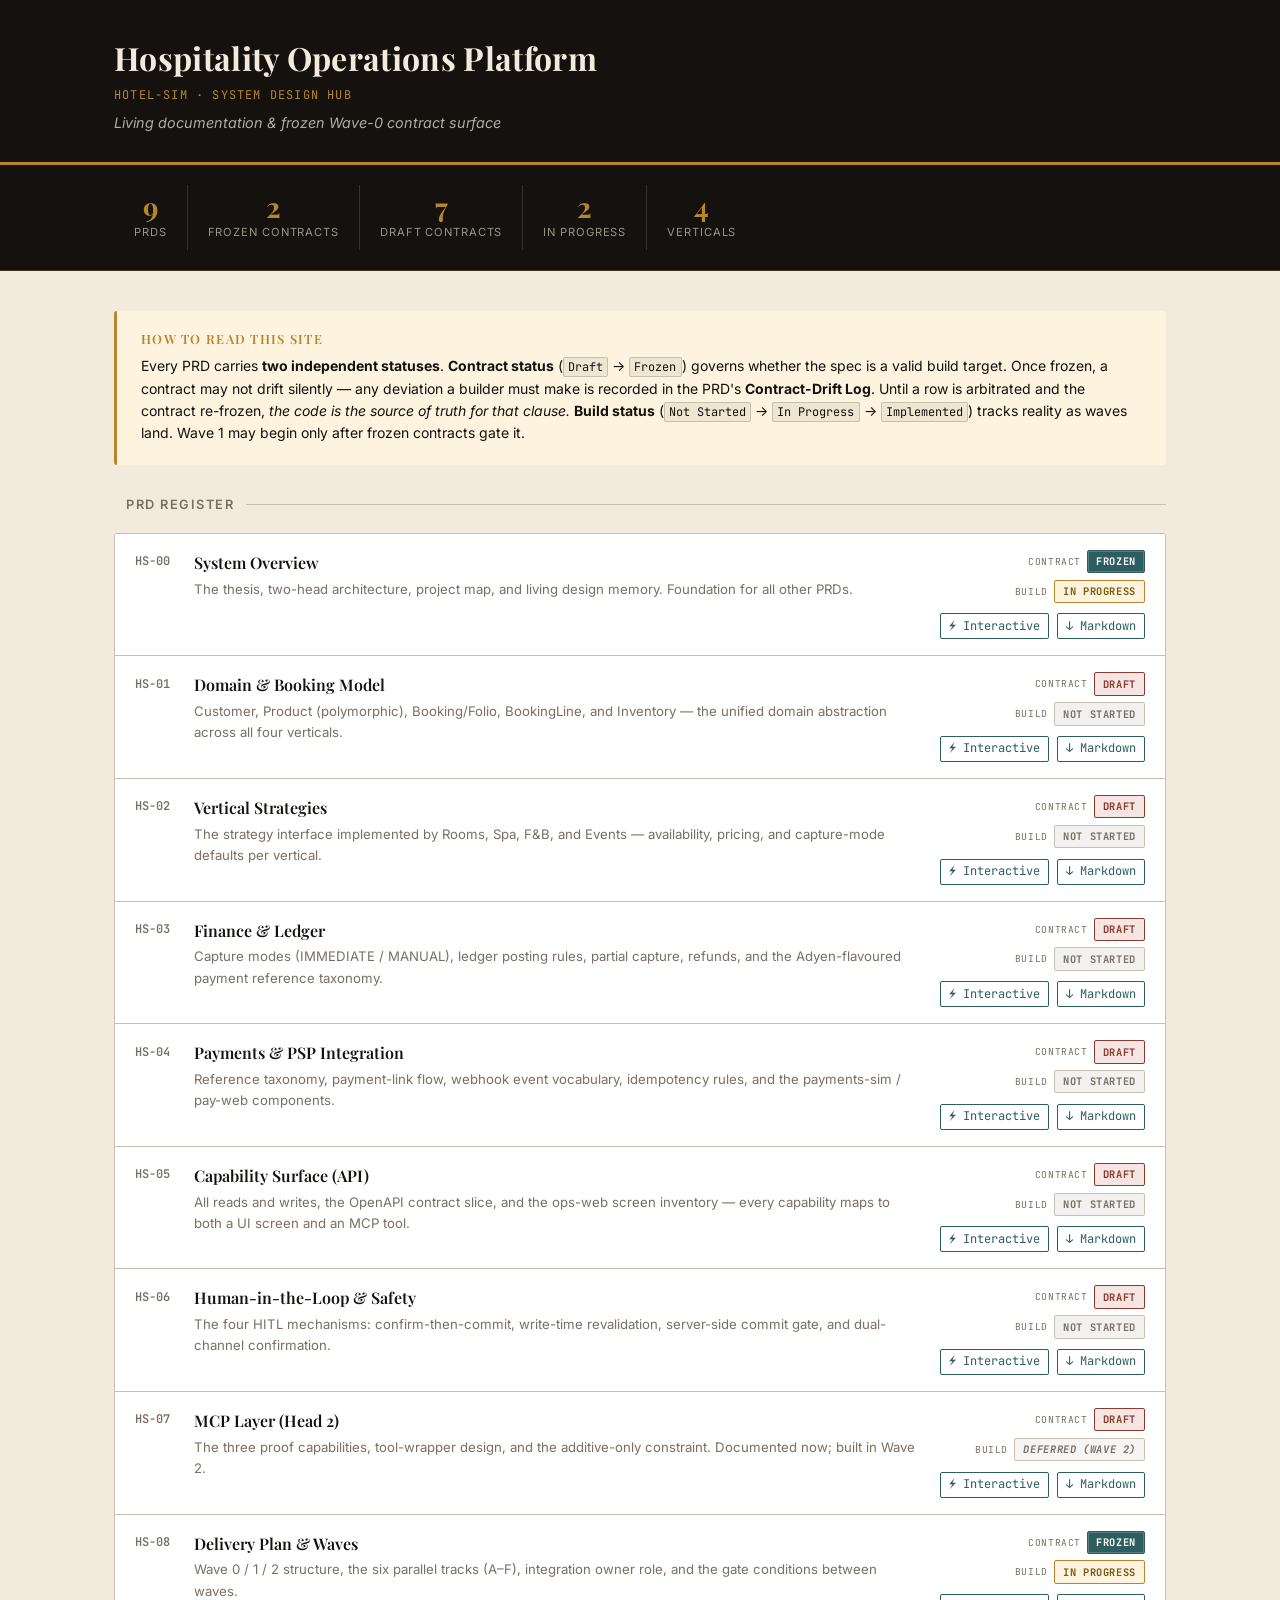
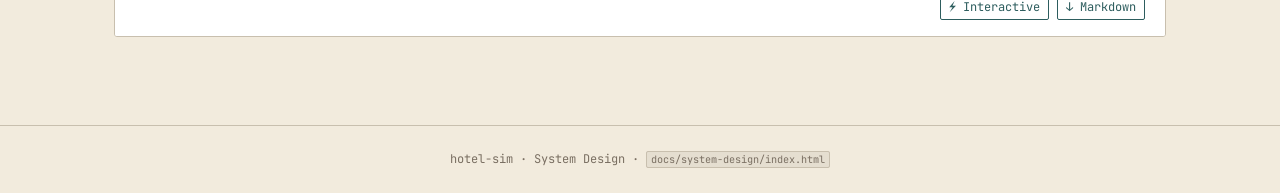
<file: docs/system-design/index.html>
<!DOCTYPE html>
<html lang="en">
<head>
  <meta charset="UTF-8">
  <meta name="viewport" content="width=device-width, initial-scale=1.0">
  <title>Hospitality Ops Platform — System Design Hub</title>
  <link rel="preconnect" href="https://fonts.googleapis.com">
  <link rel="preconnect" href="https://fonts.gstatic.com" crossorigin>
  <link href="https://fonts.googleapis.com/css2?family=Playfair+Display:wght@600;700&family=Inter:wght@400;500;600&family=JetBrains+Mono:wght@400;600;700&display=swap" rel="stylesheet">
  <link rel="stylesheet" href="assets/styles.css">
</head>
<body>

<header class="site-header">
  <div class="container">
    <div class="wordmark">Hospitality Operations Platform</div>
    <div class="property-code">hotel-sim · System Design Hub</div>
    <div class="tagline">Living documentation & frozen Wave-0 contract surface</div>
  </div>
</header>

<div class="stat-strip">
  <div class="container" style="display:flex;flex-wrap:wrap;gap:0;width:100%;">
    <div class="stat-item">
      <div class="stat-number">9</div>
      <div class="stat-label">PRDs</div>
    </div>
    <div class="stat-item">
      <div class="stat-number">2</div>
      <div class="stat-label">Frozen Contracts</div>
    </div>
    <div class="stat-item">
      <div class="stat-number">7</div>
      <div class="stat-label">Draft Contracts</div>
    </div>
    <div class="stat-item">
      <div class="stat-number">2</div>
      <div class="stat-label">In Progress</div>
    </div>
    <div class="stat-item">
      <div class="stat-number">4</div>
      <div class="stat-label">Verticals</div>
    </div>
  </div>
</div>

<main class="main-content">

  <div class="how-to-read">
    <h3>How to read this site</h3>
    <p>
      Every PRD carries <strong>two independent statuses</strong>.
      <strong>Contract status</strong> (<code>Draft</code> → <code>Frozen</code>) governs whether the spec is a valid build target.
      Once frozen, a contract may not drift silently — any deviation a builder must make is recorded in the PRD's <strong>Contract-Drift Log</strong>.
      Until a row is arbitrated and the contract re-frozen, <em>the code is the source of truth for that clause.</em>
      <strong>Build status</strong> (<code>Not Started</code> → <code>In Progress</code> → <code>Implemented</code>) tracks reality as waves land.
      Wave 1 may begin only after frozen contracts gate it.
    </p>
  </div>

  <div class="section-rule"><h2>PRD Register</h2></div>

  <div class="prd-register">

    <!-- HS-00 -->
    <div class="folio-row">
      <div class="folio-id">HS-00</div>
      <div class="folio-body">
        <div class="folio-title">System Overview</div>
        <p class="folio-summary">The thesis, two-head architecture, project map, and living design memory. Foundation for all other PRDs.</p>
      </div>
      <div class="folio-meta">
        <div class="stamp-row">
          <span class="badge-label">Contract</span>
          <span class="badge badge-frozen">Frozen</span>
        </div>
        <div class="stamp-row">
          <span class="badge-label">Build</span>
          <span class="badge badge-in-progress">In Progress</span>
        </div>
        <div class="folio-links">
          <a href="prd-interactive/00-system-overview.html">⚡ Interactive</a>
          <a href="prd/00-system-overview.md">↓ Markdown</a>
        </div>
      </div>
    </div>

    <!-- HS-01 -->
    <div class="folio-row">
      <div class="folio-id">HS-01</div>
      <div class="folio-body">
        <div class="folio-title">Domain &amp; Booking Model</div>
        <p class="folio-summary">Customer, Product (polymorphic), Booking/Folio, BookingLine, and Inventory — the unified domain abstraction across all four verticals.</p>
      </div>
      <div class="folio-meta">
        <div class="stamp-row">
          <span class="badge-label">Contract</span>
          <span class="badge badge-draft">Draft</span>
        </div>
        <div class="stamp-row">
          <span class="badge-label">Build</span>
          <span class="badge badge-not-started">Not Started</span>
        </div>
        <div class="folio-links">
          <a href="prd-interactive/01-domain-booking-model.html">⚡ Interactive</a>
          <a href="prd/01-domain-booking-model.md">↓ Markdown</a>
        </div>
      </div>
    </div>

    <!-- HS-02 -->
    <div class="folio-row">
      <div class="folio-id">HS-02</div>
      <div class="folio-body">
        <div class="folio-title">Vertical Strategies</div>
        <p class="folio-summary">The strategy interface implemented by Rooms, Spa, F&amp;B, and Events — availability, pricing, and capture-mode defaults per vertical.</p>
      </div>
      <div class="folio-meta">
        <div class="stamp-row">
          <span class="badge-label">Contract</span>
          <span class="badge badge-draft">Draft</span>
        </div>
        <div class="stamp-row">
          <span class="badge-label">Build</span>
          <span class="badge badge-not-started">Not Started</span>
        </div>
        <div class="folio-links">
          <a href="prd-interactive/02-vertical-strategies.html">⚡ Interactive</a>
          <a href="prd/02-vertical-strategies.md">↓ Markdown</a>
        </div>
      </div>
    </div>

    <!-- HS-03 -->
    <div class="folio-row">
      <div class="folio-id">HS-03</div>
      <div class="folio-body">
        <div class="folio-title">Finance &amp; Ledger</div>
        <p class="folio-summary">Capture modes (IMMEDIATE / MANUAL), ledger posting rules, partial capture, refunds, and the Adyen-flavoured payment reference taxonomy.</p>
      </div>
      <div class="folio-meta">
        <div class="stamp-row">
          <span class="badge-label">Contract</span>
          <span class="badge badge-draft">Draft</span>
        </div>
        <div class="stamp-row">
          <span class="badge-label">Build</span>
          <span class="badge badge-not-started">Not Started</span>
        </div>
        <div class="folio-links">
          <a href="prd-interactive/03-finance-ledger.html">⚡ Interactive</a>
          <a href="prd/03-finance-ledger.md">↓ Markdown</a>
        </div>
      </div>
    </div>

    <!-- HS-04 -->
    <div class="folio-row">
      <div class="folio-id">HS-04</div>
      <div class="folio-body">
        <div class="folio-title">Payments &amp; PSP Integration</div>
        <p class="folio-summary">Reference taxonomy, payment-link flow, webhook event vocabulary, idempotency rules, and the payments-sim / pay-web components.</p>
      </div>
      <div class="folio-meta">
        <div class="stamp-row">
          <span class="badge-label">Contract</span>
          <span class="badge badge-draft">Draft</span>
        </div>
        <div class="stamp-row">
          <span class="badge-label">Build</span>
          <span class="badge badge-not-started">Not Started</span>
        </div>
        <div class="folio-links">
          <a href="prd-interactive/04-payments-psp.html">⚡ Interactive</a>
          <a href="prd/04-payments-psp.md">↓ Markdown</a>
        </div>
      </div>
    </div>

    <!-- HS-05 -->
    <div class="folio-row">
      <div class="folio-id">HS-05</div>
      <div class="folio-body">
        <div class="folio-title">Capability Surface (API)</div>
        <p class="folio-summary">All reads and writes, the OpenAPI contract slice, and the ops-web screen inventory — every capability maps to both a UI screen and an MCP tool.</p>
      </div>
      <div class="folio-meta">
        <div class="stamp-row">
          <span class="badge-label">Contract</span>
          <span class="badge badge-draft">Draft</span>
        </div>
        <div class="stamp-row">
          <span class="badge-label">Build</span>
          <span class="badge badge-not-started">Not Started</span>
        </div>
        <div class="folio-links">
          <a href="prd-interactive/05-capability-surface.html">⚡ Interactive</a>
          <a href="prd/05-capability-surface.md">↓ Markdown</a>
        </div>
      </div>
    </div>

    <!-- HS-06 -->
    <div class="folio-row">
      <div class="folio-id">HS-06</div>
      <div class="folio-body">
        <div class="folio-title">Human-in-the-Loop &amp; Safety</div>
        <p class="folio-summary">The four HITL mechanisms: confirm-then-commit, write-time revalidation, server-side commit gate, and dual-channel confirmation.</p>
      </div>
      <div class="folio-meta">
        <div class="stamp-row">
          <span class="badge-label">Contract</span>
          <span class="badge badge-draft">Draft</span>
        </div>
        <div class="stamp-row">
          <span class="badge-label">Build</span>
          <span class="badge badge-not-started">Not Started</span>
        </div>
        <div class="folio-links">
          <a href="prd-interactive/06-human-in-the-loop.html">⚡ Interactive</a>
          <a href="prd/06-human-in-the-loop.md">↓ Markdown</a>
        </div>
      </div>
    </div>

    <!-- HS-07 -->
    <div class="folio-row">
      <div class="folio-id">HS-07</div>
      <div class="folio-body">
        <div class="folio-title">MCP Layer (Head 2)</div>
        <p class="folio-summary">The three proof capabilities, tool-wrapper design, and the additive-only constraint. Documented now; built in Wave 2.</p>
      </div>
      <div class="folio-meta">
        <div class="stamp-row">
          <span class="badge-label">Contract</span>
          <span class="badge badge-draft">Draft</span>
        </div>
        <div class="stamp-row">
          <span class="badge-label">Build</span>
          <span class="badge badge-deferred">Deferred (Wave 2)</span>
        </div>
        <div class="folio-links">
          <a href="prd-interactive/07-mcp-layer.html">⚡ Interactive</a>
          <a href="prd/07-mcp-layer.md">↓ Markdown</a>
        </div>
      </div>
    </div>

    <!-- HS-08 -->
    <div class="folio-row">
      <div class="folio-id">HS-08</div>
      <div class="folio-body">
        <div class="folio-title">Delivery Plan &amp; Waves</div>
        <p class="folio-summary">Wave 0 / 1 / 2 structure, the six parallel tracks (A–F), integration owner role, and the gate conditions between waves.</p>
      </div>
      <div class="folio-meta">
        <div class="stamp-row">
          <span class="badge-label">Contract</span>
          <span class="badge badge-frozen">Frozen</span>
        </div>
        <div class="stamp-row">
          <span class="badge-label">Build</span>
          <span class="badge badge-in-progress">In Progress</span>
        </div>
        <div class="folio-links">
          <a href="prd-interactive/08-delivery-plan.html">⚡ Interactive</a>
          <a href="prd/08-delivery-plan.md">↓ Markdown</a>
        </div>
      </div>
    </div>

  </div><!-- /prd-register -->

</main>

<footer class="site-footer">
  hotel-sim · System Design · <span class="ref">docs/system-design/index.html</span>
</footer>

</body>
</html>
</file>
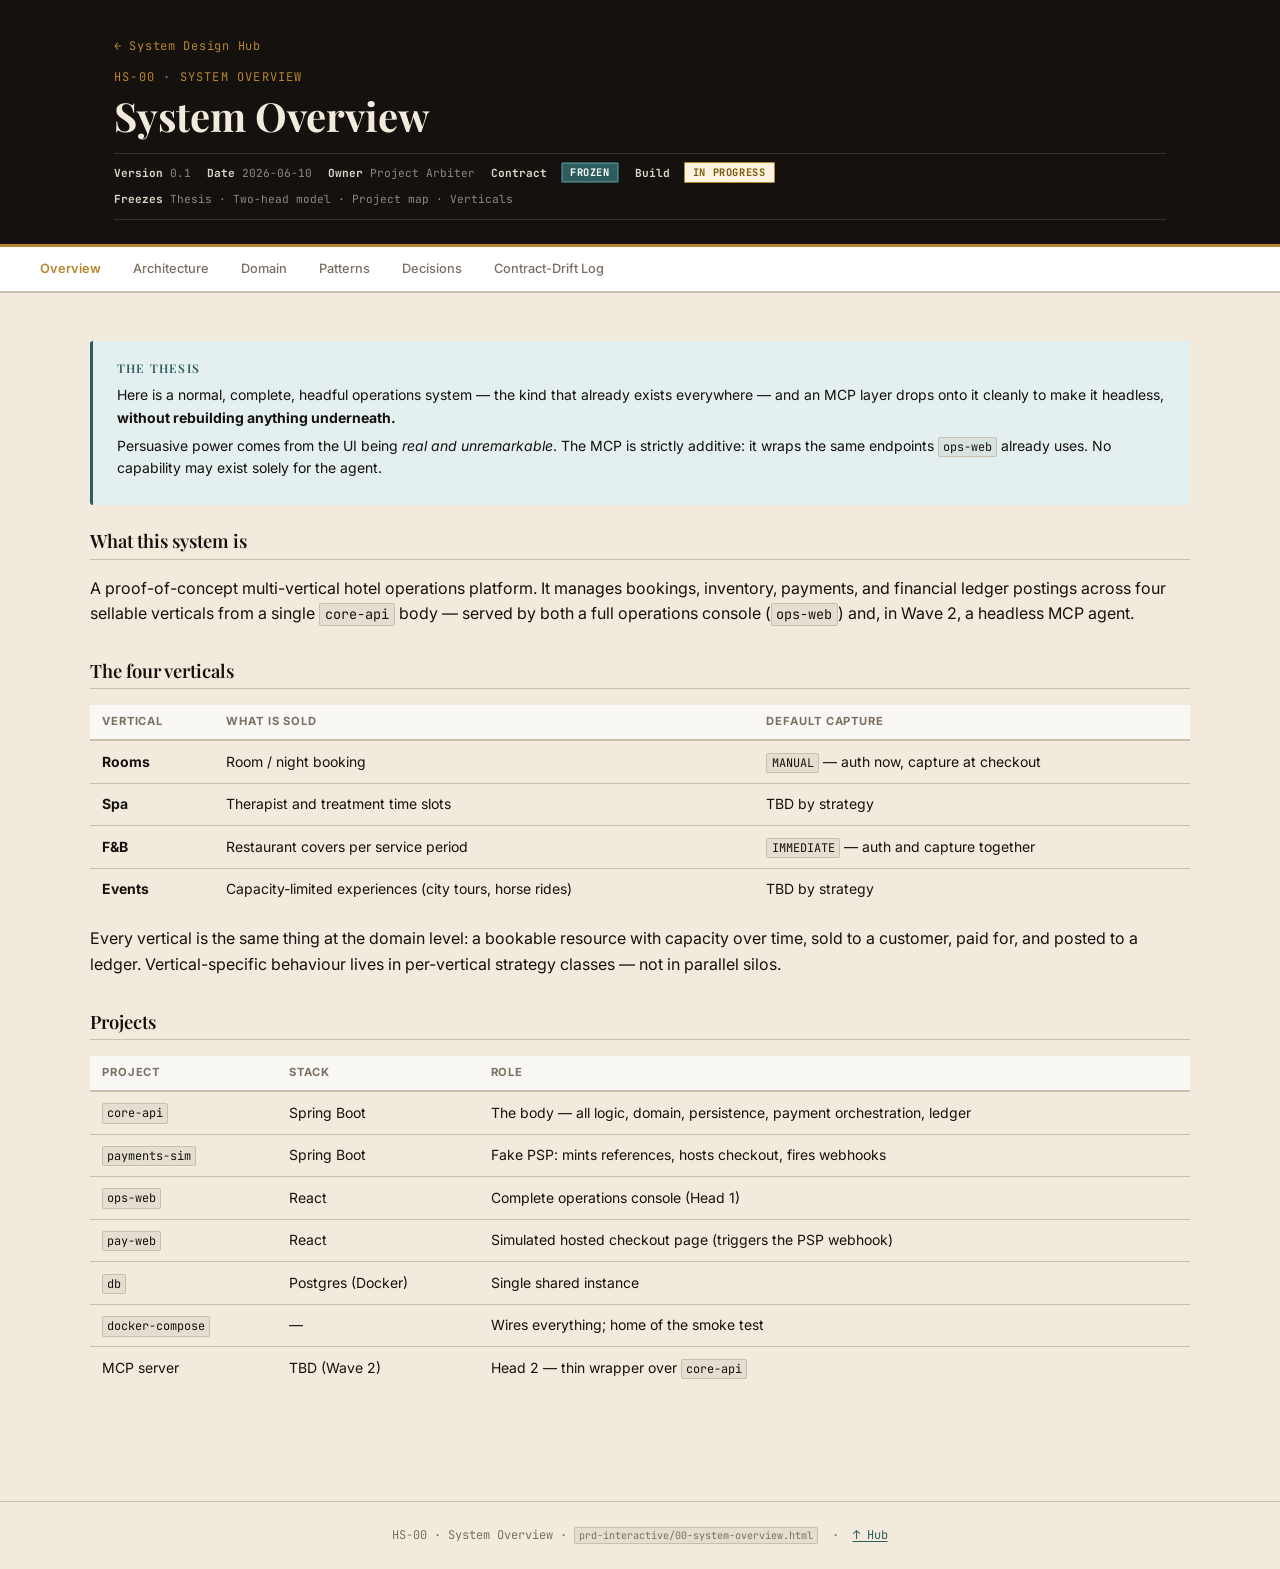
<file: docs/system-design/prd-interactive/00-system-overview.html>
<!DOCTYPE html>
<html lang="en">
<head>
  <meta charset="UTF-8">
  <meta name="viewport" content="width=device-width, initial-scale=1.0">
  <title>HS-00 System Overview — Hospitality Ops Platform</title>
  <link rel="preconnect" href="https://fonts.googleapis.com">
  <link rel="preconnect" href="https://fonts.gstatic.com" crossorigin>
  <link href="https://fonts.googleapis.com/css2?family=Playfair+Display:wght@600;700&family=Inter:wght@400;500;600&family=JetBrains+Mono:wght@400;600;700&display=swap" rel="stylesheet">
  <link rel="stylesheet" href="../assets/styles.css">
</head>
<body>

<!-- PRD Header / Folio Register Line -->
<header class="prd-header">
  <div class="container">
    <a href="../index.html" class="back-link">← System Design Hub</a>
    <div class="prd-id">HS-00 · System Overview</div>
    <h1>System Overview</h1>
    <div class="prd-folio-line">
      <span class="folio-field"><strong>Version</strong> 0.1</span>
      <span class="folio-field"><strong>Date</strong> 2026-06-10</span>
      <span class="folio-field"><strong>Owner</strong> Project Arbiter</span>
      <span class="folio-field">
        <strong>Contract</strong>&nbsp;
        <span class="badge badge-frozen">Frozen</span>
      </span>
      <span class="folio-field">
        <strong>Build</strong>&nbsp;
        <span class="badge badge-in-progress">In Progress</span>
      </span>
      <span class="folio-field"><strong>Freezes</strong> Thesis · Two-head model · Project map · Verticals</span>
    </div>
  </div>
</header>

<!-- Nav Tabs -->
<nav class="tab-bar" aria-label="PRD sections">
  <a href="#overview" class="active" onclick="switchTab(event,'overview')">Overview</a>
  <a href="#architecture" onclick="switchTab(event,'architecture')">Architecture</a>
  <a href="#domain" onclick="switchTab(event,'domain')">Domain</a>
  <a href="#patterns" onclick="switchTab(event,'patterns')">Patterns</a>
  <a href="#decisions" onclick="switchTab(event,'decisions')">Decisions</a>
  <a href="#drift-log" onclick="switchTab(event,'drift-log')">Contract-Drift Log</a>
</nav>

<!-- ── TAB: Overview ── -->
<section class="tab-panel active main-content" id="panel-overview">

  <div class="card card-teal" style="margin-bottom:1.5rem;">
    <h4>The Thesis</h4>
    <p>
      Here is a normal, complete, headful operations system — the kind that already exists
      everywhere — and an MCP layer drops onto it cleanly to make it headless,
      <strong>without rebuilding anything underneath.</strong>
    </p>
    <p>
      Persuasive power comes from the UI being <em>real and unremarkable</em>.
      The MCP is strictly additive: it wraps the same endpoints <code>ops-web</code> already uses.
      No capability may exist solely for the agent.
    </p>
  </div>

  <div class="content-block">
    <h2>What this system is</h2>
    <p>
      A proof-of-concept multi-vertical hotel operations platform. It manages bookings,
      inventory, payments, and financial ledger postings across four sellable verticals
      from a single <code>core-api</code> body — served by both a full operations console
      (<code>ops-web</code>) and, in Wave 2, a headless MCP agent.
    </p>
  </div>

  <div class="content-block">
    <h2>The four verticals</h2>
    <table class="data-table">
      <thead>
        <tr><th>Vertical</th><th>What is sold</th><th>Default capture</th></tr>
      </thead>
      <tbody>
        <tr>
          <td><strong>Rooms</strong></td>
          <td>Room / night booking</td>
          <td><code>MANUAL</code> — auth now, capture at checkout</td>
        </tr>
        <tr>
          <td><strong>Spa</strong></td>
          <td>Therapist and treatment time slots</td>
          <td>TBD by strategy</td>
        </tr>
        <tr>
          <td><strong>F&amp;B</strong></td>
          <td>Restaurant covers per service period</td>
          <td><code>IMMEDIATE</code> — auth and capture together</td>
        </tr>
        <tr>
          <td><strong>Events</strong></td>
          <td>Capacity-limited experiences (city tours, horse rides)</td>
          <td>TBD by strategy</td>
        </tr>
      </tbody>
    </table>
    <p>
      Every vertical is the same thing at the domain level: a bookable resource with
      capacity over time, sold to a customer, paid for, and posted to a ledger.
      Vertical-specific behaviour lives in per-vertical strategy classes — not in parallel silos.
    </p>
  </div>

  <div class="content-block">
    <h2>Projects</h2>
    <table class="data-table">
      <thead>
        <tr><th>Project</th><th>Stack</th><th>Role</th></tr>
      </thead>
      <tbody>
        <tr>
          <td><code>core-api</code></td>
          <td>Spring Boot</td>
          <td>The body — all logic, domain, persistence, payment orchestration, ledger</td>
        </tr>
        <tr>
          <td><code>payments-sim</code></td>
          <td>Spring Boot</td>
          <td>Fake PSP: mints references, hosts checkout, fires webhooks</td>
        </tr>
        <tr>
          <td><code>ops-web</code></td>
          <td>React</td>
          <td>Complete operations console (Head 1)</td>
        </tr>
        <tr>
          <td><code>pay-web</code></td>
          <td>React</td>
          <td>Simulated hosted checkout page (triggers the PSP webhook)</td>
        </tr>
        <tr>
          <td><code>db</code></td>
          <td>Postgres (Docker)</td>
          <td>Single shared instance</td>
        </tr>
        <tr>
          <td><code>docker-compose</code></td>
          <td>—</td>
          <td>Wires everything; home of the smoke test</td>
        </tr>
        <tr>
          <td>MCP server</td>
          <td>TBD (Wave 2)</td>
          <td>Head 2 — thin wrapper over <code>core-api</code></td>
        </tr>
      </tbody>
    </table>
  </div>

</section>

<!-- ── TAB: Architecture ── -->
<section class="tab-panel main-content" id="panel-architecture">

  <div class="content-block">
    <h2>Two equal heads, one body</h2>
    <table class="data-table">
      <thead>
        <tr><th>Layer</th><th>Project</th><th>Description</th></tr>
      </thead>
      <tbody>
        <tr>
          <td><strong>Body</strong></td>
          <td><code>core-api</code></td>
          <td>All logic, rules, and state. The single source of truth. Spring Boot 3.5, Java 17.</td>
        </tr>
        <tr>
          <td><strong>Head 1 (headful)</strong></td>
          <td><code>ops-web</code></td>
          <td>A complete standalone operations console. React. Every capability has a screen.</td>
        </tr>
        <tr>
          <td><strong>Head 2 (headless)</strong></td>
          <td>MCP server</td>
          <td>A thin tool-wrapper over the same <code>core-api</code> endpoints. Wave 2. Strictly additive.</td>
        </tr>
      </tbody>
    </table>

    <div class="card card-brass" style="margin-top:1rem;">
      <h4>The symmetry rule</h4>
      <p>
        Acceptance test for every endpoint: can <code>ops-web</code> build a complete screen on it?
        If yes, the MCP will be fine.
        <strong>No capability may exist solely for the agent.</strong>
      </p>
    </div>
  </div>

  <div class="content-block">
    <h2>core-api Layering</h2>
    <pre>Controllers
    │  DTOs only (entities never leave this layer)
    ▼
Application Services
    │  orchestration, write-time revalidation, commit gate
    ▼
Domain  ◄──  Per-vertical Strategy (availability / pricing / captureMode)
    │
    ▼
Repositories  ──►  Postgres
    │
    ▼
Outbox / Event Log  ──►  Ledger Service</pre>
  </div>

  <div class="content-block">
    <h2>Payment Flow</h2>
    <pre>ops-web / MCP
     │  createPaymentLink
     ▼
core-api ──────────────────► payments-sim
     │   (POST /payment-links)      │
     │                              │  returns paymentLinkId
     │◄─────────────────────────────┘
     │
     │  customer visits pay-web (hosted checkout)
     │
     ▼
payments-sim fires webhook ──► core-api
  AUTHORISATION / CAPTURE           │  idempotent handler stamps
  REFUND / CANCELLATION             │  pspReference on Payment,
                                    │  posts to ledger</pre>
  </div>

  <div class="content-block">
    <h2>Port assignments</h2>
    <table class="data-table">
      <thead>
        <tr><th>Service</th><th>Host port</th><th>Health</th></tr>
      </thead>
      <tbody>
        <tr><td><code>core-api</code></td><td><code>8080</code></td><td><code>GET /actuator/health</code></td></tr>
        <tr><td><code>ops-web</code></td><td><code>3000</code></td><td>—</td></tr>
        <tr><td><code>payments-sim</code></td><td><code>9090</code></td><td><code>GET /actuator/health</code></td></tr>
        <tr><td><code>pay-web</code></td><td><code>3001</code></td><td>—</td></tr>
      </tbody>
    </table>
  </div>

</section>

<!-- ── TAB: Domain ── -->
<section class="tab-panel main-content" id="panel-domain">

  <div class="content-block">
    <h2>Core entities</h2>
    <dl class="def-list">
      <dt>Customer</dt>
      <dd>
        Identity + contact. Carries an immutable, opaque <code>shopperReference</code> (<code>SHPR-…</code>),
        one-to-one with the customer, never the raw DB id. Reconciliation never uses raw id.
      </dd>
      <dt>CustomerPreference</dt>
      <dd>
        Flexible key/value store, cross-vertical (e.g. <code>floor=high</code>,
        <code>dietary=vegan</code>, <code>spa_therapist=female</code>).
      </dd>
      <dt>Product (polymorphic)</dt>
      <dd>
        Keyed by <code>vertical</code>, with vertical-specific config. A Deluxe Room, a 60-min massage,
        a dinner slot, and a horse ride are all Products — same abstraction, different strategy.
      </dd>
      <dt>Booking / Folio</dt>
      <dd>
        One customer + one or more <code>BookingLine</code>s, each referencing a Product, time window,
        quantity, and a <strong>price snapshot</strong>. One booking can span verticals (room + spa + dinner = one folio).
        Carries <code>totalAmount</code>, <code>amountPaid</code>, <code>amountRefunded</code>, and derived <code>balance</code>.
        <strong>Paid = <code>balance == 0</code></strong>, not a boolean.
      </dd>
      <dt>Inventory / Availability</dt>
      <dd>
        Generic capacity per product/slot. Consumed by committed bookings only.
        <strong>No holds in this POC.</strong>
        The availability seam is kept clean so holds are purely additive later.
      </dd>
    </dl>
  </div>

  <div class="content-block">
    <h2>Per-vertical strategy interface</h2>
    <p>Each vertical implements a common strategy interface supplying:</p>
    <ul style="padding-left:1.25rem;font-size:0.875rem;line-height:1.8;">
      <li>Availability calculation</li>
      <li>Pricing</li>
      <li><code>defaultCaptureMode()</code> — the vertical's payment capture default</li>
    </ul>
    <p style="margin-top:0.75rem;">
      This is where "Rooms behave this way, F&amp;B behaves that way" lives — in one place,
      not in parallel silos. See <a href="02-vertical-strategies.html">HS-02</a> for detail.
    </p>
  </div>

</section>

<!-- ── TAB: Patterns ── -->
<section class="tab-panel main-content" id="panel-patterns">

  <div class="content-block">
    <h2>Applied patterns</h2>
    <div class="scope-list">
      <span class="scope-tag in">Hexagonal layering</span>
      <span class="scope-tag in">Strategy per vertical</span>
      <span class="scope-tag in">DTOs at every boundary</span>
      <span class="scope-tag in">Idempotent webhook handling</span>
      <span class="scope-tag in">Outbox / event log</span>
      <span class="scope-tag in">Write-time revalidation</span>
      <span class="scope-tag in">Server-side commit gate</span>
    </div>
  </div>

  <div class="content-block">
    <h2>Deliberately out of scope (POC)</h2>
    <div class="card card-oxblood">
      <h4>Do not build these</h4>
      <ul>
        <li>Microservice-per-vertical</li>
        <li>Event bus / Kafka</li>
        <li>CQRS</li>
        <li>Real authentication (stubbed only)</li>
        <li>Real money / multi-currency</li>
        <li>Holds / drafts (inventory reservation with TTL)</li>
        <li>Multi-capture / incremental auth</li>
        <li>Scaling concerns</li>
      </ul>
    </div>
    <p style="margin-top:0.75rem;font-size:0.875rem;">
      The availability seam is designed so holds are <em>purely additive later</em> —
      a hold becomes "another thing that consumes availability." It is not missing;
      it is deferred by design.
    </p>
  </div>

</section>

<!-- ── TAB: Decisions ── -->
<section class="tab-panel main-content" id="panel-decisions">

  <div class="content-block">
    <h2>Settled decisions (quick reference)</h2>
    <table class="data-table">
      <thead>
        <tr><th>#</th><th>Decision</th></tr>
      </thead>
      <tbody>
        <tr>
          <td>1</td>
          <td>4 verticals behind a unified Booking/folio; polymorphic Product; per-vertical strategies.</td>
        </tr>
        <tr>
          <td>2</td>
          <td><code>shopperReference</code> is immutable and opaque. Reconciliation anchors on <code>merchantReference</code>. PSP mints <code>pspReference</code> and <code>paymentLinkId</code>.</td>
        </tr>
        <tr>
          <td>3</td>
          <td>One booking → many payments; partial payments supported; refunds are children of a payment via <code>originalReference</code>.</td>
        </tr>
        <tr>
          <td>4</td>
          <td>Partial capture <strong>in</strong>; multi-capture and incremental-auth <strong>out</strong>.</td>
        </tr>
        <tr>
          <td>5</td>
          <td>Ledger posts on <strong>capture</strong>, not auth.</td>
        </tr>
        <tr>
          <td>6</td>
          <td><code>ops-web</code> is a complete product; MCP is strictly additive; no agent-only endpoints.</td>
        </tr>
        <tr>
          <td>7</td>
          <td>Stack: <code>core-api</code> + <code>payments-sim</code> (Spring Boot), <code>ops-web</code> + <code>pay-web</code> (React), Postgres on Docker, docker-compose.</td>
        </tr>
      </tbody>
    </table>
  </div>

</section>

<!-- ── TAB: Contract-Drift Log ── -->
<section class="tab-panel main-content" id="panel-drift-log">

  <div class="card card-oxblood" style="margin-bottom:1.5rem;">
    <h4>Standing rule</h4>
    <p>
      Frozen contracts may not drift silently. Any deviation a builder must make is recorded
      here with date, the clause affected, what changed, and why. Until a row is arbitrated
      and the contract re-frozen, <strong>the code is the source of truth for that clause.</strong>
      This is the hotel-sim analogue of NikkFit's "Code-vs-PRD Errata," but it governs a
      <em>frozen contract</em>, so it doubles as the central-arbitration record.
    </p>
  </div>

  <div class="drift-log">
    <div class="drift-log-header">Contract-Drift Log — HS-00</div>
    <div class="drift-log-empty">No drift recorded. Contract and code are in agreement.</div>
  </div>

</section>

<footer class="site-footer">
  HS-00 · System Overview · <span class="ref">prd-interactive/00-system-overview.html</span>
  &nbsp;·&nbsp; <a href="../index.html">↑ Hub</a>
</footer>

<script>
  function switchTab(e, id) {
    e.preventDefault();
    document.querySelectorAll('.tab-bar a').forEach(a => a.classList.remove('active'));
    document.querySelectorAll('.tab-panel').forEach(p => p.classList.remove('active'));
    e.currentTarget.classList.add('active');
    document.getElementById('panel-' + id).classList.add('active');
    window.scrollTo({ top: 0, behavior: 'auto' });
  }
</script>

</body>
</html>
</file>
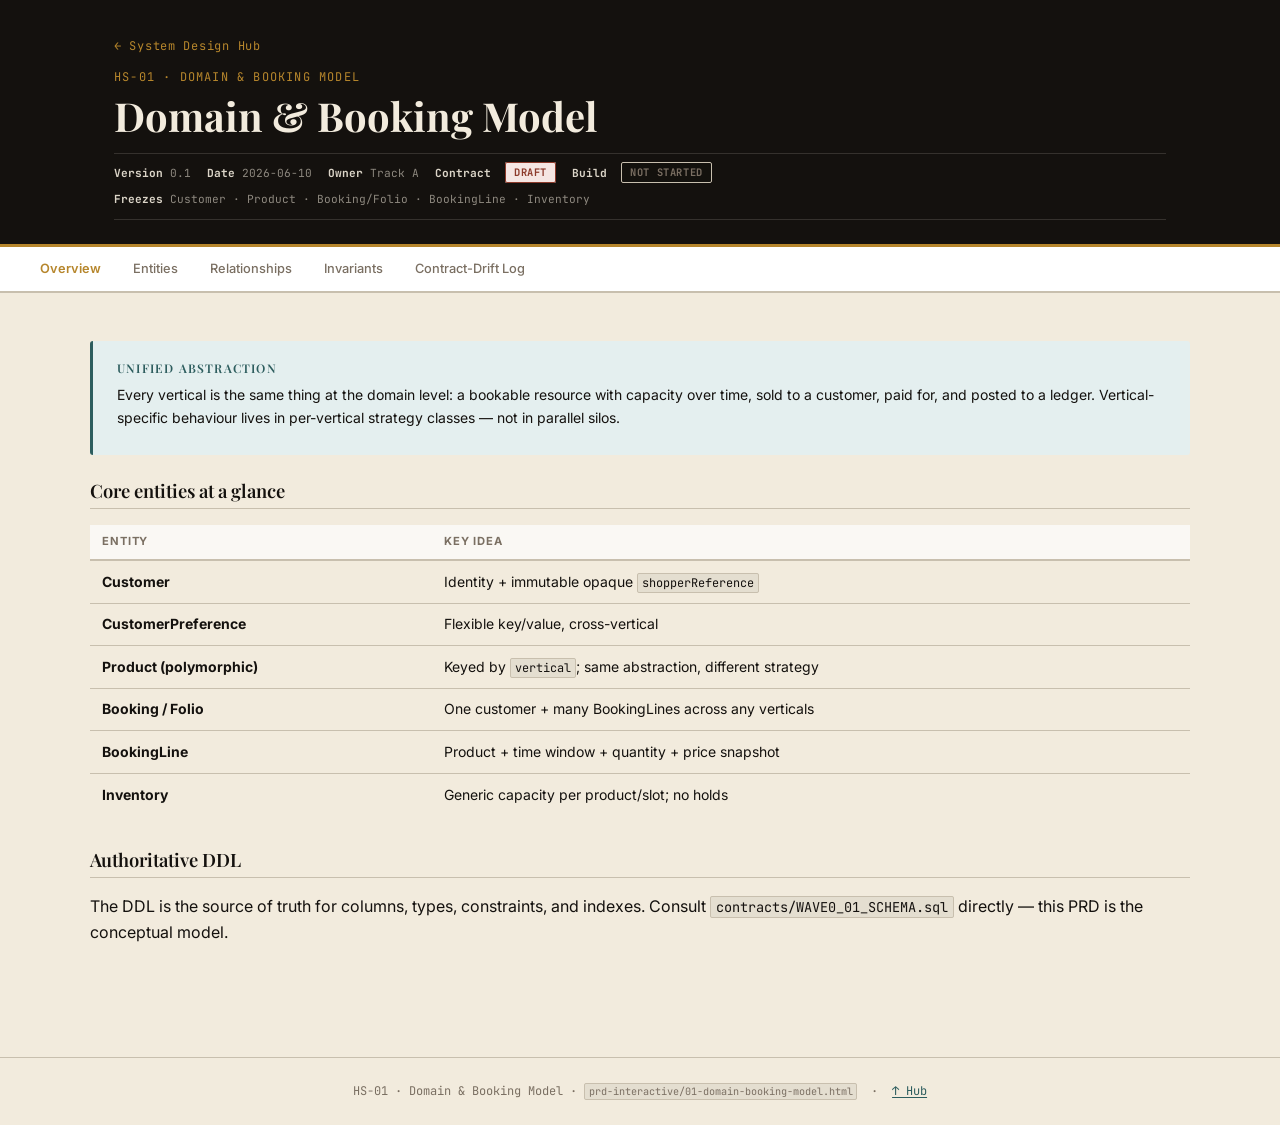
<file: docs/system-design/prd-interactive/01-domain-booking-model.html>
<!DOCTYPE html>
<html lang="en">
<head>
  <meta charset="UTF-8">
  <meta name="viewport" content="width=device-width, initial-scale=1.0">
  <title>HS-01 Domain &amp; Booking Model — Hospitality Ops Platform</title>
  <link rel="preconnect" href="https://fonts.googleapis.com">
  <link rel="preconnect" href="https://fonts.gstatic.com" crossorigin>
  <link href="https://fonts.googleapis.com/css2?family=Playfair+Display:wght@600;700&family=Inter:wght@400;500;600&family=JetBrains+Mono:wght@400;600;700&display=swap" rel="stylesheet">
  <link rel="stylesheet" href="../assets/styles.css">
</head>
<body>

<header class="prd-header">
  <div class="container">
    <a href="../index.html" class="back-link">← System Design Hub</a>
    <div class="prd-id">HS-01 · Domain &amp; Booking Model</div>
    <h1>Domain &amp; Booking Model</h1>
    <div class="prd-folio-line">
      <span class="folio-field"><strong>Version</strong> 0.1</span>
      <span class="folio-field"><strong>Date</strong> 2026-06-10</span>
      <span class="folio-field"><strong>Owner</strong> Track A</span>
      <span class="folio-field">
        <strong>Contract</strong>&nbsp;
        <span class="badge badge-draft">Draft</span>
      </span>
      <span class="folio-field">
        <strong>Build</strong>&nbsp;
        <span class="badge badge-not-started">Not Started</span>
      </span>
      <span class="folio-field"><strong>Freezes</strong> Customer · Product · Booking/Folio · BookingLine · Inventory</span>
    </div>
  </div>
</header>

<nav class="tab-bar" aria-label="PRD sections">
  <a href="#overview" class="active" onclick="switchTab(event,'overview')">Overview</a>
  <a href="#entities" onclick="switchTab(event,'entities')">Entities</a>
  <a href="#relationships" onclick="switchTab(event,'relationships')">Relationships</a>
  <a href="#invariants" onclick="switchTab(event,'invariants')">Invariants</a>
  <a href="#drift-log" onclick="switchTab(event,'drift-log')">Contract-Drift Log</a>
</nav>

<!-- Overview -->
<section class="tab-panel active main-content" id="panel-overview">
  <div class="card card-teal" style="margin-bottom:1.5rem;">
    <h4>Unified abstraction</h4>
    <p>
      Every vertical is the same thing at the domain level: a bookable resource with capacity
      over time, sold to a customer, paid for, and posted to a ledger. Vertical-specific
      behaviour lives in per-vertical strategy classes — not in parallel silos.
    </p>
  </div>

  <div class="content-block">
    <h2>Core entities at a glance</h2>
    <table class="data-table">
      <thead>
        <tr><th>Entity</th><th>Key idea</th></tr>
      </thead>
      <tbody>
        <tr><td><strong>Customer</strong></td><td>Identity + immutable opaque <code>shopperReference</code></td></tr>
        <tr><td><strong>CustomerPreference</strong></td><td>Flexible key/value, cross-vertical</td></tr>
        <tr><td><strong>Product (polymorphic)</strong></td><td>Keyed by <code>vertical</code>; same abstraction, different strategy</td></tr>
        <tr><td><strong>Booking / Folio</strong></td><td>One customer + many BookingLines across any verticals</td></tr>
        <tr><td><strong>BookingLine</strong></td><td>Product + time window + quantity + price snapshot</td></tr>
        <tr><td><strong>Inventory</strong></td><td>Generic capacity per product/slot; no holds</td></tr>
      </tbody>
    </table>
  </div>

  <div class="content-block">
    <h2>Authoritative DDL</h2>
    <p>The DDL is the source of truth for columns, types, constraints, and indexes.
      Consult <code class="ref">contracts/WAVE0_01_SCHEMA.sql</code> directly — this PRD is
      the conceptual model.</p>
  </div>
</section>

<!-- Entities -->
<section class="tab-panel main-content" id="panel-entities">

  <div class="content-block">
    <h2>Customer</h2>
    <ul style="font-size:0.875rem;padding-left:1.25rem;line-height:1.8;">
      <li>Identity and contact information.</li>
      <li>Carries an <strong>immutable, opaque</strong> <code>shopperReference</code> (<code>SHPR-…</code>).</li>
      <li>Minted once — never changed or exposed as the raw DB id.</li>
      <li>Sent to the PSP for customer continuity across stays.</li>
    </ul>
  </div>

  <div class="content-block">
    <h2>CustomerPreference</h2>
    <ul style="font-size:0.875rem;padding-left:1.25rem;line-height:1.8;">
      <li>Flexible key/value store, cross-vertical.</li>
      <li>Examples: <code>floor=high</code>, <code>dietary=vegan</code>, <code>spa_therapist=female</code>.</li>
      <li>Read by the MCP layer (Wave 2) for preference-aware availability suggestion:
        the API returns availability + preferences; the LLM does the matching.</li>
    </ul>
  </div>

  <div class="content-block">
    <h2>Product (polymorphic)</h2>
    <ul style="font-size:0.875rem;padding-left:1.25rem;line-height:1.8;">
      <li>Keyed by <code>vertical</code>: <code>ROOMS</code>, <code>SPA</code>, <code>FB</code>, <code>EVENTS</code>.</li>
      <li>Holds vertical-specific config (e.g. room category, treatment duration, cover count, capacity).</li>
      <li>A Deluxe Room, a 60-min massage, a dinner slot, and a horse ride are all Products.</li>
    </ul>
  </div>

  <div class="content-block">
    <h2>Booking / Folio</h2>
    <p style="font-size:0.875rem;margin-bottom:0.75rem;">
      One <code>Customer</code> + one or more <code>BookingLine</code>s. Can span all four verticals (room + spa + dinner = one folio).
    </p>
    <table class="data-table">
      <thead>
        <tr><th>Field</th><th>Type</th><th>Meaning</th></tr>
      </thead>
      <tbody>
        <tr><td><code>totalAmount</code></td><td>Money</td><td>Sum of all BookingLine price snapshots</td></tr>
        <tr><td><code>amountPaid</code></td><td>Money</td><td>Sum of all captured payments</td></tr>
        <tr><td><code>amountRefunded</code></td><td>Money</td><td>Sum of all refunds across all payments</td></tr>
        <tr><td><code>balance</code></td><td>Derived</td><td><code>totalAmount − amountPaid + amountRefunded</code></td></tr>
      </tbody>
    </table>
    <div class="card card-teal" style="margin-top:0.75rem;">
      <h4>Paid signal</h4>
      <p><strong>Paid = <code>balance == 0</code></strong>. There is no boolean <code>isPaid</code> field.</p>
    </div>
    <p style="font-size:0.875rem;margin-top:0.75rem;">
      One Booking → many Payments (partial payments, retried links). A Payment settles exactly
      one Booking. No many-to-many.
    </p>
  </div>

  <div class="content-block">
    <h2>BookingLine</h2>
    <ul style="font-size:0.875rem;padding-left:1.25rem;line-height:1.8;">
      <li><code>Product</code> reference, <code>startTime</code>, <code>endTime</code> (or date for room nights), <code>quantity</code>.</li>
      <li><strong>Price snapshot</strong> — the price at booking time, stored immutably. Price changes after booking do not affect existing lines.</li>
      <li>Status: <code>CONFIRMED</code>, <code>CANCELLED</code>.</li>
      <li>Committed bookings consume inventory; cancellations release it immediately.</li>
    </ul>
  </div>

  <div class="content-block">
    <h2>Inventory</h2>
    <ul style="font-size:0.875rem;padding-left:1.25rem;line-height:1.8;">
      <li>Generic capacity per product/slot.</li>
      <li><strong>Consumed by committed bookings only.</strong> No holds/drafts in this POC.</li>
      <li>The availability seam is kept clean — holds are purely additive later (a hold becomes "another thing that consumes availability").</li>
      <li>Per-vertical strategies interpret capacity rules (see <a href="02-vertical-strategies.html">HS-02</a>).</li>
    </ul>
  </div>

</section>

<!-- Relationships -->
<section class="tab-panel main-content" id="panel-relationships">
  <div class="content-block">
    <h2>Entity relationships</h2>
    <pre>Customer
  └─ has many ──► Booking (Folio)
                     └─ has many ──► BookingLine
                                         └─ references ──► Product
                                                               └─ has ──► Inventory

Booking
  └─ has many ──► Payment
                     └─ has many ──► Refund</pre>
  </div>
  <div class="content-block">
    <h2>Cardinality rules</h2>
    <table class="data-table">
      <thead><tr><th>Relationship</th><th>Cardinality</th><th>Rule</th></tr></thead>
      <tbody>
        <tr><td>Customer → Booking</td><td>1 : many</td><td>A customer can have many bookings across stays.</td></tr>
        <tr><td>Booking → BookingLine</td><td>1 : many</td><td>At least one line per booking; can span all four verticals.</td></tr>
        <tr><td>Booking → Payment</td><td>1 : many</td><td>Partial payments and retried links produce multiple payments.</td></tr>
        <tr><td>Payment → Booking</td><td>many : 1</td><td>A payment settles exactly one booking. No many-to-many.</td></tr>
        <tr><td>Payment → Refund</td><td>1 : many</td><td>Each refund has its own <code>pspReference</code>, linked via <code>originalReference</code>.</td></tr>
        <tr><td>BookingLine → Product</td><td>many : 1</td><td>Many lines may reference the same product over different dates.</td></tr>
      </tbody>
    </table>
  </div>
</section>

<!-- Invariants -->
<section class="tab-panel main-content" id="panel-invariants">
  <div class="content-block">
    <h2>Domain invariants</h2>
    <div class="step-flow">
      <div class="step">
        <div class="step-num">1</div>
        <div class="step-body"><p><code>shopperReference</code> is <strong>immutable once minted</strong>. Never update it.</p></div>
      </div>
      <div class="step">
        <div class="step-num">2</div>
        <div class="step-body"><p>A <code>BookingLine</code> price snapshot is <strong>fixed at booking time</strong>. Price changes after booking do not affect existing lines.</p></div>
      </div>
      <div class="step">
        <div class="step-num">3</div>
        <div class="step-body"><p>Inventory is decremented <strong>only when a BookingLine moves to <code>CONFIRMED</code></strong>. Cancellation returns capacity immediately.</p></div>
      </div>
      <div class="step">
        <div class="step-num">4</div>
        <div class="step-body"><p><code>balance == 0</code> is the canonical paid signal. No redundant boolean.</p></div>
      </div>
      <div class="step">
        <div class="step-num">5</div>
        <div class="step-body"><p>A Booking may have <strong>zero Payments</strong> (unpaid) — tracked by <code>listUnpaidBookings</code>.</p></div>
      </div>
      <div class="step">
        <div class="step-num">6</div>
        <div class="step-body"><p>A Payment settles <strong>exactly one Booking</strong>. No many-to-many payment↔booking.</p></div>
      </div>
    </div>
  </div>

  <div class="content-block">
    <h2>Out of scope</h2>
    <div class="scope-list">
      <span class="scope-tag out">Holds / drafts</span>
      <span class="scope-tag out">Multi-currency</span>
      <span class="scope-tag out">Real customer auth</span>
    </div>
  </div>
</section>

<!-- Drift Log -->
<section class="tab-panel main-content" id="panel-drift-log">
  <div class="card card-oxblood" style="margin-bottom:1.5rem;">
    <h4>Standing rule</h4>
    <p>
      Frozen contracts may not drift silently. Any deviation a builder must make is recorded
      here with date, the clause affected, what changed, and why. Until a row is arbitrated
      and the contract re-frozen, <strong>the code is the source of truth for that clause.</strong>
    </p>
  </div>
  <div class="drift-log">
    <div class="drift-log-header">Contract-Drift Log — HS-01</div>
    <div class="drift-log-empty">No drift recorded. Contract and code are in agreement.</div>
  </div>
</section>

<footer class="site-footer">
  HS-01 · Domain &amp; Booking Model · <span class="ref">prd-interactive/01-domain-booking-model.html</span>
  &nbsp;·&nbsp; <a href="../index.html">↑ Hub</a>
</footer>

<script>
  function switchTab(e, id) {
    e.preventDefault();
    document.querySelectorAll('.tab-bar a').forEach(a => a.classList.remove('active'));
    document.querySelectorAll('.tab-panel').forEach(p => p.classList.remove('active'));
    e.currentTarget.classList.add('active');
    document.getElementById('panel-' + id).classList.add('active');
    window.scrollTo({ top: 0, behavior: 'auto' });
  }
</script>
</body>
</html>
</file>
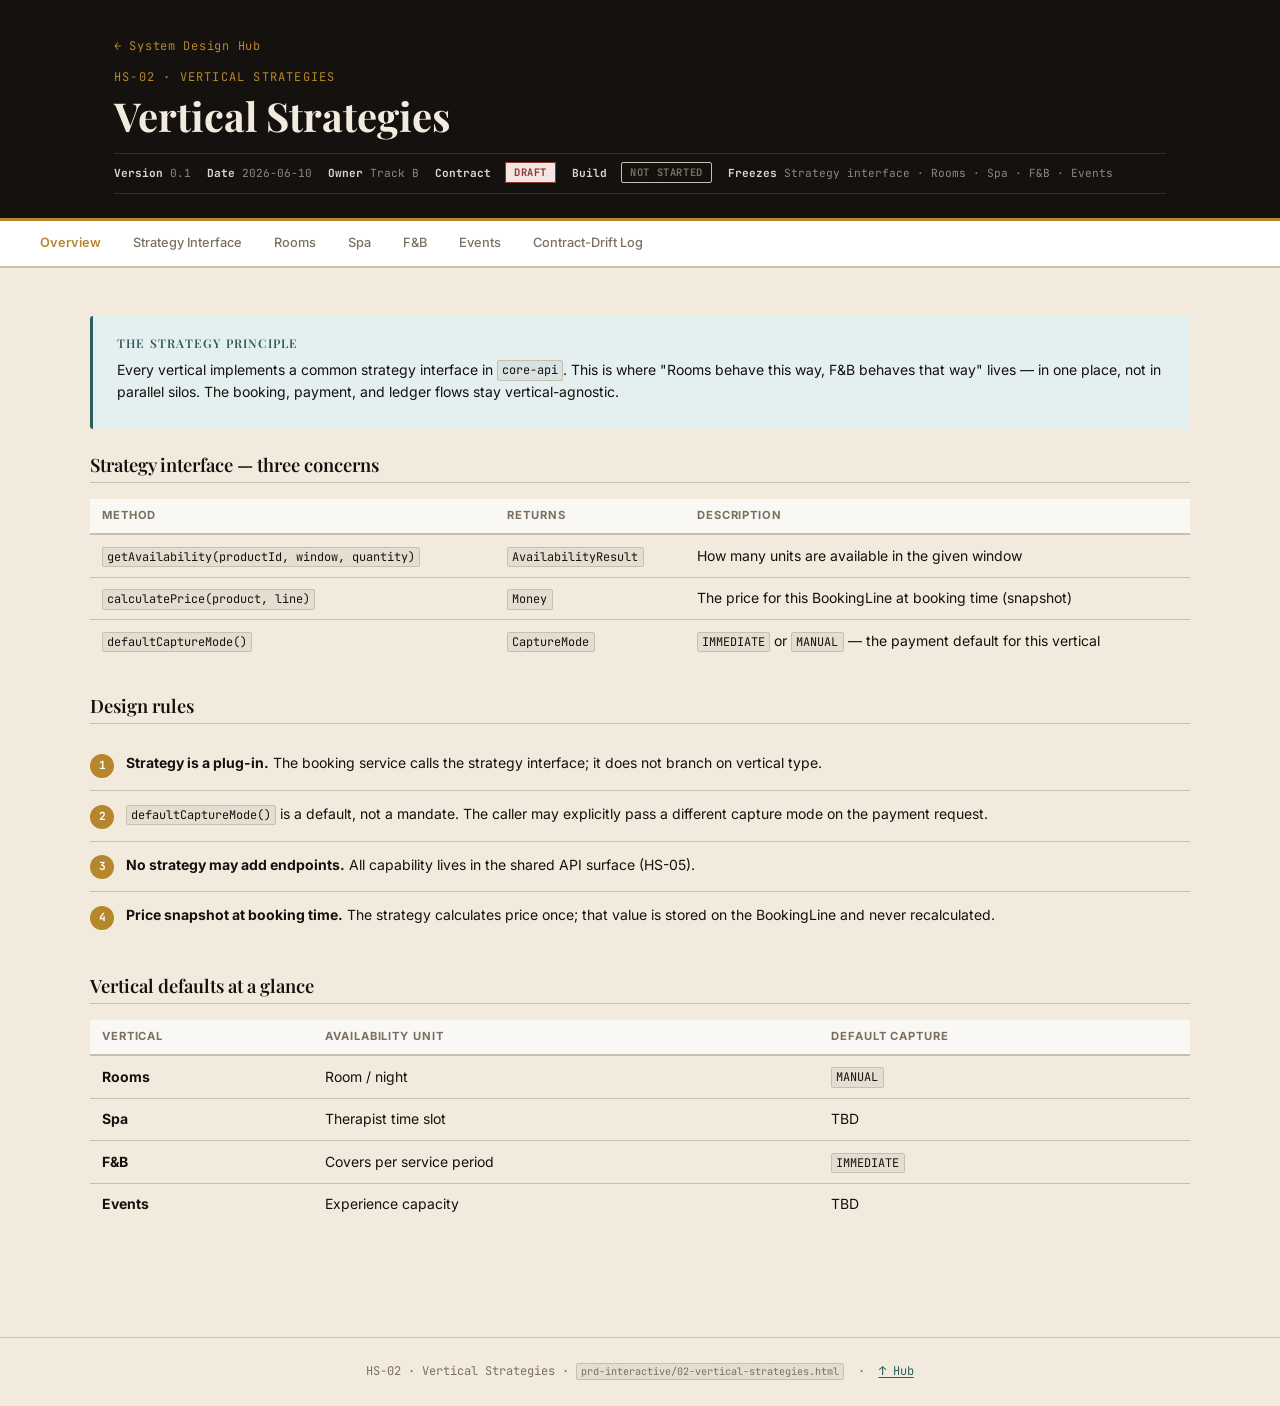
<file: docs/system-design/prd-interactive/02-vertical-strategies.html>
<!DOCTYPE html>
<html lang="en">
<head>
  <meta charset="UTF-8">
  <meta name="viewport" content="width=device-width, initial-scale=1.0">
  <title>HS-02 Vertical Strategies — Hospitality Ops Platform</title>
  <link rel="preconnect" href="https://fonts.googleapis.com">
  <link rel="preconnect" href="https://fonts.gstatic.com" crossorigin>
  <link href="https://fonts.googleapis.com/css2?family=Playfair+Display:wght@600;700&family=Inter:wght@400;500;600&family=JetBrains+Mono:wght@400;600;700&display=swap" rel="stylesheet">
  <link rel="stylesheet" href="../assets/styles.css">
</head>
<body>

<header class="prd-header">
  <div class="container">
    <a href="../index.html" class="back-link">← System Design Hub</a>
    <div class="prd-id">HS-02 · Vertical Strategies</div>
    <h1>Vertical Strategies</h1>
    <div class="prd-folio-line">
      <span class="folio-field"><strong>Version</strong> 0.1</span>
      <span class="folio-field"><strong>Date</strong> 2026-06-10</span>
      <span class="folio-field"><strong>Owner</strong> Track B</span>
      <span class="folio-field">
        <strong>Contract</strong>&nbsp;
        <span class="badge badge-draft">Draft</span>
      </span>
      <span class="folio-field">
        <strong>Build</strong>&nbsp;
        <span class="badge badge-not-started">Not Started</span>
      </span>
      <span class="folio-field"><strong>Freezes</strong> Strategy interface · Rooms · Spa · F&amp;B · Events</span>
    </div>
  </div>
</header>

<nav class="tab-bar" aria-label="PRD sections">
  <a href="#overview" class="active" onclick="switchTab(event,'overview')">Overview</a>
  <a href="#interface" onclick="switchTab(event,'interface')">Strategy Interface</a>
  <a href="#rooms" onclick="switchTab(event,'rooms')">Rooms</a>
  <a href="#spa" onclick="switchTab(event,'spa')">Spa</a>
  <a href="#fb" onclick="switchTab(event,'fb')">F&amp;B</a>
  <a href="#events" onclick="switchTab(event,'events')">Events</a>
  <a href="#drift-log" onclick="switchTab(event,'drift-log')">Contract-Drift Log</a>
</nav>

<!-- Overview -->
<section class="tab-panel active main-content" id="panel-overview">
  <div class="card card-teal" style="margin-bottom:1.5rem;">
    <h4>The strategy principle</h4>
    <p>
      Every vertical implements a common strategy interface in <code>core-api</code>.
      This is where "Rooms behave this way, F&amp;B behaves that way" lives — in one place, not
      in parallel silos. The booking, payment, and ledger flows stay vertical-agnostic.
    </p>
  </div>

  <div class="content-block">
    <h2>Strategy interface — three concerns</h2>
    <table class="data-table">
      <thead>
        <tr><th>Method</th><th>Returns</th><th>Description</th></tr>
      </thead>
      <tbody>
        <tr>
          <td><code>getAvailability(productId, window, quantity)</code></td>
          <td><code>AvailabilityResult</code></td>
          <td>How many units are available in the given window</td>
        </tr>
        <tr>
          <td><code>calculatePrice(product, line)</code></td>
          <td><code>Money</code></td>
          <td>The price for this BookingLine at booking time (snapshot)</td>
        </tr>
        <tr>
          <td><code>defaultCaptureMode()</code></td>
          <td><code>CaptureMode</code></td>
          <td><code>IMMEDIATE</code> or <code>MANUAL</code> — the payment default for this vertical</td>
        </tr>
      </tbody>
    </table>
  </div>

  <div class="content-block">
    <h2>Design rules</h2>
    <div class="step-flow">
      <div class="step">
        <div class="step-num">1</div>
        <div class="step-body"><p><strong>Strategy is a plug-in.</strong> The booking service calls the strategy interface; it does not branch on vertical type.</p></div>
      </div>
      <div class="step">
        <div class="step-num">2</div>
        <div class="step-body"><p><code>defaultCaptureMode()</code> is a default, not a mandate. The caller may explicitly pass a different capture mode on the payment request.</p></div>
      </div>
      <div class="step">
        <div class="step-num">3</div>
        <div class="step-body"><p><strong>No strategy may add endpoints.</strong> All capability lives in the shared API surface (HS-05).</p></div>
      </div>
      <div class="step">
        <div class="step-num">4</div>
        <div class="step-body"><p><strong>Price snapshot at booking time.</strong> The strategy calculates price once; that value is stored on the BookingLine and never recalculated.</p></div>
      </div>
    </div>
  </div>

  <div class="content-block">
    <h2>Vertical defaults at a glance</h2>
    <table class="data-table">
      <thead><tr><th>Vertical</th><th>Availability unit</th><th>Default capture</th></tr></thead>
      <tbody>
        <tr><td><strong>Rooms</strong></td><td>Room / night</td><td><code>MANUAL</code></td></tr>
        <tr><td><strong>Spa</strong></td><td>Therapist time slot</td><td>TBD</td></tr>
        <tr><td><strong>F&amp;B</strong></td><td>Covers per service period</td><td><code>IMMEDIATE</code></td></tr>
        <tr><td><strong>Events</strong></td><td>Experience capacity</td><td>TBD</td></tr>
      </tbody>
    </table>
  </div>
</section>

<!-- Strategy Interface tab (same as overview detail) -->
<section class="tab-panel main-content" id="panel-interface">
  <div class="content-block">
    <h2>Strategy interface (conceptual)</h2>
    <pre>interface VerticalStrategy {
    AvailabilityResult getAvailability(productId, window, quantity);
    Money              calculatePrice(product, bookingLine);
    CaptureMode        defaultCaptureMode();
}</pre>
    <p style="font-size:0.875rem;margin-top:0.75rem;">
      The strategy is selected by the <code>vertical</code> field on <code>Product</code>.
      Concrete implementations: <code>RoomsStrategy</code>, <code>SpaStrategy</code>,
      <code>FoodBeverageStrategy</code>, <code>EventsStrategy</code>.
    </p>
    <div class="card card-brass" style="margin-top:1rem;">
      <h4>No strategy adds endpoints</h4>
      <p>Strategy classes are domain-internal. They do not expose HTTP endpoints.
        All capability surfaces through the shared API (HS-05).</p>
    </div>
  </div>
</section>

<!-- Rooms -->
<section class="tab-panel main-content" id="panel-rooms">
  <div class="content-block">
    <h2>Rooms strategy</h2>
    <table class="data-table">
      <thead><tr><th>Concern</th><th>Behaviour</th></tr></thead>
      <tbody>
        <tr><td>Availability unit</td><td>Room / night. Capacity = number of rooms of a given category per date.</td></tr>
        <tr><td>Pricing</td><td>Per-night rate from the Product config; multiplied by nights on the BookingLine.</td></tr>
        <tr><td>Default capture mode</td><td><span class="badge badge-in-progress" style="font-size:0.7rem;">MANUAL</span> — authorise card at booking; capture at checkout.</td></tr>
        <tr><td>Partial capture</td><td>Supported. E.g. early checkout: authorise full stay, capture actual nights.</td></tr>
        <tr><td>Multi-capture</td><td>Out of scope. One auth → at most one capture.</td></tr>
      </tbody>
    </table>
    <div class="card card-brass" style="margin-top:1rem;">
      <h4>Why MANUAL for Rooms?</h4>
      <p>
        Hotels traditionally hold a card at check-in and charge at check-out, once the
        actual charges are known (incidentals, early departure, etc.). <code>MANUAL</code>
        models this: authorise the expected amount, capture the actual amount at departure.
      </p>
    </div>
  </div>
</section>

<!-- Spa -->
<section class="tab-panel main-content" id="panel-spa">
  <div class="content-block">
    <h2>Spa strategy</h2>
    <table class="data-table">
      <thead><tr><th>Concern</th><th>Behaviour</th></tr></thead>
      <tbody>
        <tr><td>Availability unit</td><td>Therapist time slot. Capacity = available slots per treatment per time window.</td></tr>
        <tr><td>Pricing</td><td>Per-session rate from the Product config.</td></tr>
        <tr><td>Default capture mode</td><td>TBD — to be defined during Track B build.</td></tr>
        <tr><td>Preference support</td><td><code>spa_therapist</code> preference (e.g. <code>female</code>) can be matched by the MCP layer.</td></tr>
      </tbody>
    </table>
    <div class="card card-brass" style="margin-top:1rem;">
      <h4>Preference-aware suggestion</h4>
      <p>
        The API returns availability alongside stored preferences.
        The LLM does the matching — not the strategy. The strategy just returns slots;
        the MCP layer filters based on customer preferences.
      </p>
    </div>
  </div>
</section>

<!-- F&B -->
<section class="tab-panel main-content" id="panel-fb">
  <div class="content-block">
    <h2>F&amp;B (Restaurants) strategy</h2>
    <table class="data-table">
      <thead><tr><th>Concern</th><th>Behaviour</th></tr></thead>
      <tbody>
        <tr><td>Availability unit</td><td>Covers per service period. Capacity = max covers per period.</td></tr>
        <tr><td>Pricing</td><td>Per-cover rate; total is <code>quantity × rate</code>.</td></tr>
        <tr><td>Default capture mode</td><td><span class="badge badge-frozen" style="font-size:0.7rem;">IMMEDIATE</span> — auth and capture together at booking.</td></tr>
        <tr><td>Service periods</td><td>Examples: breakfast 07:00–10:00, lunch 12:00–14:30, dinner 18:00–22:00.</td></tr>
      </tbody>
    </table>
    <div class="card card-teal" style="margin-top:1rem;">
      <h4>Why IMMEDIATE for F&amp;B?</h4>
      <p>
        Restaurant covers are pre-paid at the time of booking. There is no outstanding
        balance to settle later — the charge is known and final at confirmation.
      </p>
    </div>
  </div>
</section>

<!-- Events -->
<section class="tab-panel main-content" id="panel-events">
  <div class="content-block">
    <h2>Events strategy</h2>
    <table class="data-table">
      <thead><tr><th>Concern</th><th>Behaviour</th></tr></thead>
      <tbody>
        <tr><td>Availability unit</td><td>Experience capacity. Capacity = max participants per event.</td></tr>
        <tr><td>Pricing</td><td>Per-person rate from the Product config.</td></tr>
        <tr><td>Default capture mode</td><td>TBD — to be defined during Track B build.</td></tr>
        <tr><td>Examples</td><td>City tour, Hyde Park horse ride. Capacity-limited, date/time fixed.</td></tr>
      </tbody>
    </table>
  </div>
</section>

<!-- Drift Log -->
<section class="tab-panel main-content" id="panel-drift-log">
  <div class="card card-oxblood" style="margin-bottom:1.5rem;">
    <h4>Standing rule</h4>
    <p>
      Frozen contracts may not drift silently. Any deviation a builder must make is recorded
      here with date, the clause affected, what changed, and why. Until a row is arbitrated
      and the contract re-frozen, <strong>the code is the source of truth for that clause.</strong>
    </p>
  </div>
  <div class="drift-log">
    <div class="drift-log-header">Contract-Drift Log — HS-02</div>
    <div class="drift-log-empty">No drift recorded. Contract and code are in agreement.</div>
  </div>
</section>

<footer class="site-footer">
  HS-02 · Vertical Strategies · <span class="ref">prd-interactive/02-vertical-strategies.html</span>
  &nbsp;·&nbsp; <a href="../index.html">↑ Hub</a>
</footer>

<script>
  function switchTab(e, id) {
    e.preventDefault();
    document.querySelectorAll('.tab-bar a').forEach(a => a.classList.remove('active'));
    document.querySelectorAll('.tab-panel').forEach(p => p.classList.remove('active'));
    e.currentTarget.classList.add('active');
    document.getElementById('panel-' + id).classList.add('active');
    window.scrollTo({ top: 0, behavior: 'auto' });
  }
</script>
</body>
</html>
</file>
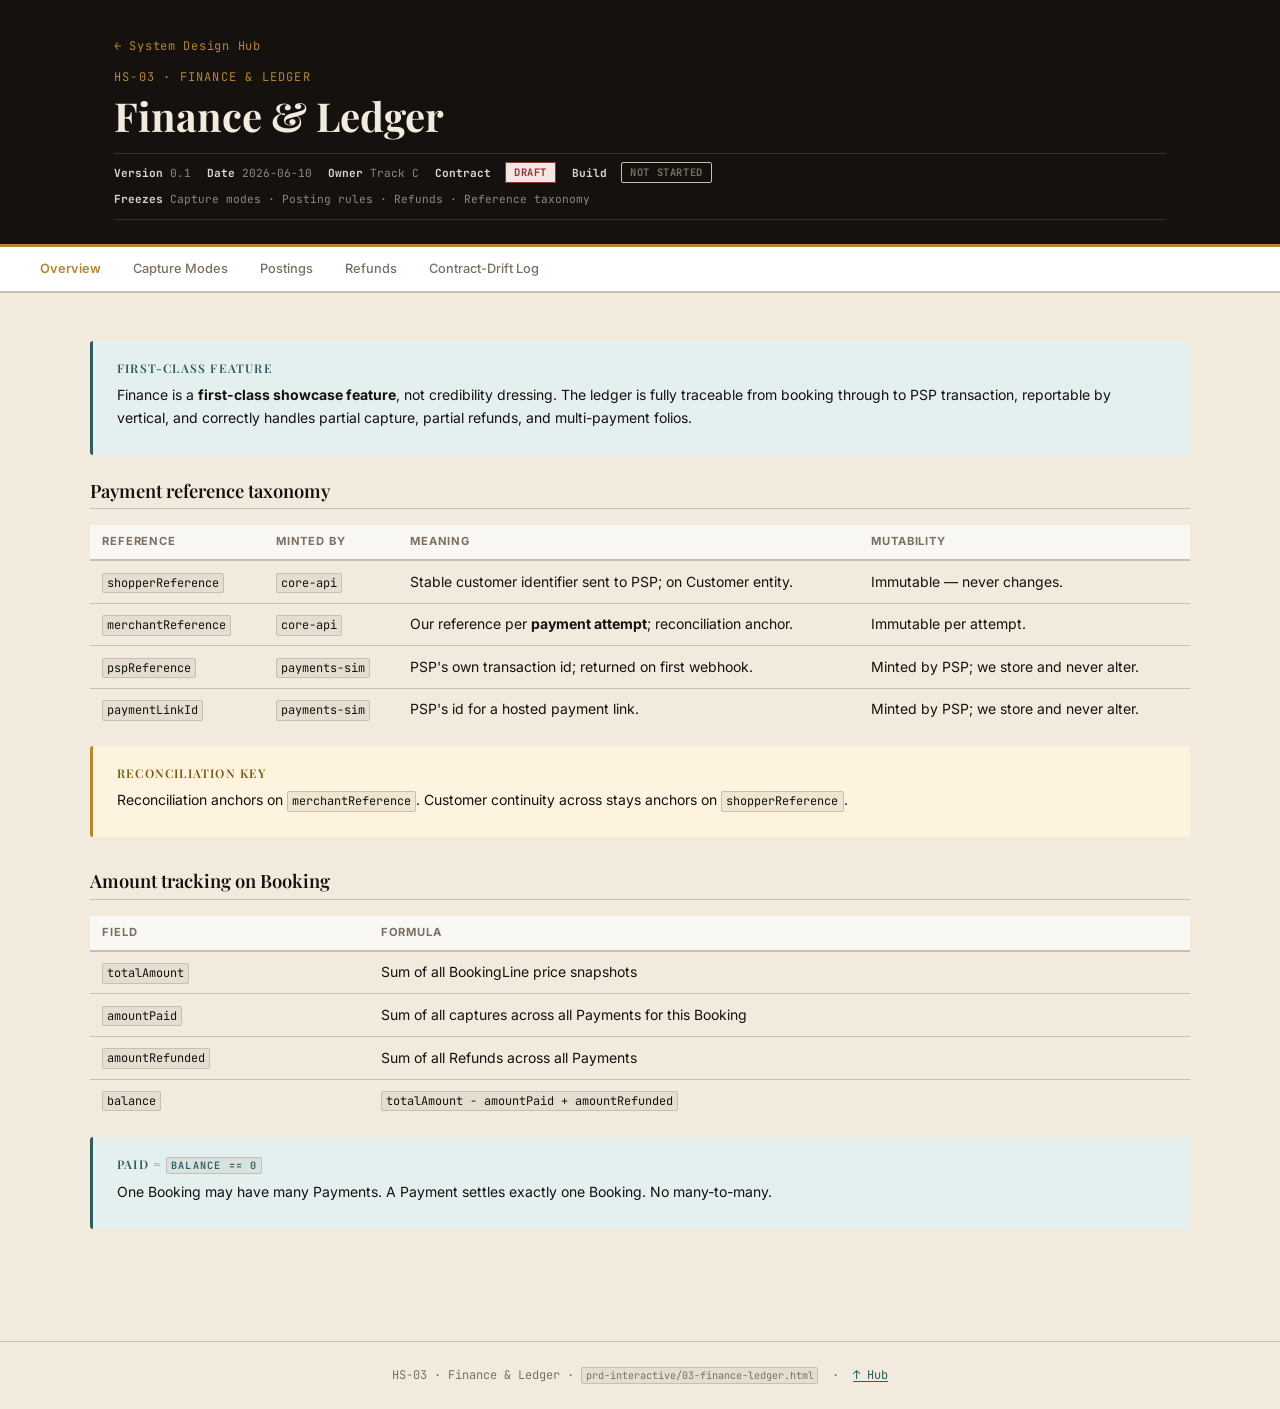
<file: docs/system-design/prd-interactive/03-finance-ledger.html>
<!DOCTYPE html>
<html lang="en">
<head>
  <meta charset="UTF-8">
  <meta name="viewport" content="width=device-width, initial-scale=1.0">
  <title>HS-03 Finance &amp; Ledger — Hospitality Ops Platform</title>
  <link rel="preconnect" href="https://fonts.googleapis.com">
  <link rel="preconnect" href="https://fonts.gstatic.com" crossorigin>
  <link href="https://fonts.googleapis.com/css2?family=Playfair+Display:wght@600;700&family=Inter:wght@400;500;600&family=JetBrains+Mono:wght@400;600;700&display=swap" rel="stylesheet">
  <link rel="stylesheet" href="../assets/styles.css">
</head>
<body>

<header class="prd-header">
  <div class="container">
    <a href="../index.html" class="back-link">← System Design Hub</a>
    <div class="prd-id">HS-03 · Finance &amp; Ledger</div>
    <h1>Finance &amp; Ledger</h1>
    <div class="prd-folio-line">
      <span class="folio-field"><strong>Version</strong> 0.1</span>
      <span class="folio-field"><strong>Date</strong> 2026-06-10</span>
      <span class="folio-field"><strong>Owner</strong> Track C</span>
      <span class="folio-field">
        <strong>Contract</strong>&nbsp;
        <span class="badge badge-draft">Draft</span>
      </span>
      <span class="folio-field">
        <strong>Build</strong>&nbsp;
        <span class="badge badge-not-started">Not Started</span>
      </span>
      <span class="folio-field"><strong>Freezes</strong> Capture modes · Posting rules · Refunds · Reference taxonomy</span>
    </div>
  </div>
</header>

<nav class="tab-bar" aria-label="PRD sections">
  <a href="#overview" class="active" onclick="switchTab(event,'overview')">Overview</a>
  <a href="#capture-modes" onclick="switchTab(event,'capture-modes')">Capture Modes</a>
  <a href="#postings" onclick="switchTab(event,'postings')">Postings</a>
  <a href="#refunds" onclick="switchTab(event,'refunds')">Refunds</a>
  <a href="#drift-log" onclick="switchTab(event,'drift-log')">Contract-Drift Log</a>
</nav>

<!-- Overview -->
<section class="tab-panel active main-content" id="panel-overview">
  <div class="card card-teal" style="margin-bottom:1.5rem;">
    <h4>First-class feature</h4>
    <p>
      Finance is a <strong>first-class showcase feature</strong>, not credibility dressing.
      The ledger is fully traceable from booking through to PSP transaction, reportable by
      vertical, and correctly handles partial capture, partial refunds, and multi-payment folios.
    </p>
  </div>

  <div class="content-block">
    <h2>Payment reference taxonomy</h2>
    <table class="data-table">
      <thead>
        <tr><th>Reference</th><th>Minted by</th><th>Meaning</th><th>Mutability</th></tr>
      </thead>
      <tbody>
        <tr>
          <td><code>shopperReference</code></td>
          <td><code>core-api</code></td>
          <td>Stable customer identifier sent to PSP; on Customer entity.</td>
          <td>Immutable — never changes.</td>
        </tr>
        <tr>
          <td><code>merchantReference</code></td>
          <td><code>core-api</code></td>
          <td>Our reference per <strong>payment attempt</strong>; reconciliation anchor.</td>
          <td>Immutable per attempt.</td>
        </tr>
        <tr>
          <td><code>pspReference</code></td>
          <td><code>payments-sim</code></td>
          <td>PSP's own transaction id; returned on first webhook.</td>
          <td>Minted by PSP; we store and never alter.</td>
        </tr>
        <tr>
          <td><code>paymentLinkId</code></td>
          <td><code>payments-sim</code></td>
          <td>PSP's id for a hosted payment link.</td>
          <td>Minted by PSP; we store and never alter.</td>
        </tr>
      </tbody>
    </table>
    <div class="card card-brass" style="margin-top:0.75rem;">
      <h4>Reconciliation key</h4>
      <p>Reconciliation anchors on <code>merchantReference</code>. Customer continuity across stays anchors on <code>shopperReference</code>.</p>
    </div>
  </div>

  <div class="content-block">
    <h2>Amount tracking on Booking</h2>
    <table class="data-table">
      <thead><tr><th>Field</th><th>Formula</th></tr></thead>
      <tbody>
        <tr><td><code>totalAmount</code></td><td>Sum of all BookingLine price snapshots</td></tr>
        <tr><td><code>amountPaid</code></td><td>Sum of all captures across all Payments for this Booking</td></tr>
        <tr><td><code>amountRefunded</code></td><td>Sum of all Refunds across all Payments</td></tr>
        <tr><td><code>balance</code></td><td><code>totalAmount − amountPaid + amountRefunded</code></td></tr>
      </tbody>
    </table>
    <div class="card card-teal" style="margin-top:0.75rem;">
      <h4>Paid = <code>balance == 0</code></h4>
      <p>One Booking may have many Payments. A Payment settles exactly one Booking. No many-to-many.</p>
    </div>
  </div>
</section>

<!-- Capture Modes -->
<section class="tab-panel main-content" id="panel-capture-modes">
  <div class="content-block">
    <h2>Capture modes</h2>
    <table class="data-table">
      <thead>
        <tr><th>Mode</th><th>Behaviour</th><th>Revenue posting</th><th>Default vertical</th></tr>
      </thead>
      <tbody>
        <tr>
          <td><code>IMMEDIATE</code></td>
          <td>Auth and capture happen together.</td>
          <td>Posts at auth+capture moment.</td>
          <td>F&amp;B</td>
        </tr>
        <tr>
          <td><code>MANUAL</code></td>
          <td>Auth now (card hold), capture later via explicit operator action.</td>
          <td>Posts only at capture time.</td>
          <td>Rooms</td>
        </tr>
      </tbody>
    </table>
    <div class="card card-brass" style="margin-top:1rem;">
      <h4>Default is a default</h4>
      <p>
        The capture mode default is supplied by the vertical strategy (<code>defaultCaptureMode()</code>),
        but it is explicit and overridable on the payment request. The caller may always specify
        a different mode.
      </p>
    </div>
  </div>

  <div class="content-block">
    <h2>Partial capture</h2>
    <div class="card card-teal">
      <h4>In scope</h4>
      <p>
        Authorise £600, capture £540, release the rest. One auth → at most one capture.
        The remainder is released automatically.
      </p>
    </div>
    <div class="card card-oxblood" style="margin-top:0.75rem;">
      <h4>Out of scope</h4>
      <p>Multi-capture and incremental auth. One auth, one capture — that is the contract.</p>
    </div>
  </div>
</section>

<!-- Postings -->
<section class="tab-panel main-content" id="panel-postings">
  <div class="content-block">
    <h2>Ledger posting rules</h2>
    <table class="data-table">
      <thead>
        <tr><th>Event</th><th>Ledger effect</th><th>Notes</th></tr>
      </thead>
      <tbody>
        <tr>
          <td>Auth (<code>MANUAL</code>)</td>
          <td><strong>No posting.</strong> Auth is a hold, not revenue.</td>
          <td>Auth ≠ revenue.</td>
        </tr>
        <tr>
          <td>Capture (<code>MANUAL</code>)</td>
          <td>Posts revenue entry for the captured amount.</td>
          <td>Carries <code>pspReference</code> + <code>merchantReference</code>.</td>
        </tr>
        <tr>
          <td>Auth+Capture (<code>IMMEDIATE</code>)</td>
          <td>Posts revenue entry atomically.</td>
          <td>Same as capture — happens in one step.</td>
        </tr>
        <tr>
          <td>Cancel uncaptured auth</td>
          <td><strong>No reversal.</strong> Nothing was posted.</td>
          <td>Cancelling an uncaptured auth → no ledger entry.</td>
        </tr>
        <tr>
          <td>Refund</td>
          <td>Posts reversal entry (reduces net revenue).</td>
          <td>Linked to original via <code>originalReference</code>.</td>
        </tr>
      </tbody>
    </table>
  </div>

  <div class="content-block">
    <h2>Outbox / Event Log decoupling</h2>
    <div class="step-flow">
      <div class="step">
        <div class="step-num">1</div>
        <div class="step-body"><p>A payment event (capture, refund) writes atomically to the <code>outbox</code> table in the same transaction.</p></div>
      </div>
      <div class="step">
        <div class="step-num">2</div>
        <div class="step-body"><p>The ledger service reads the outbox and applies the posting.</p></div>
      </div>
      <div class="step">
        <div class="step-num">3</div>
        <div class="step-body"><p>Idempotency: the outbox entry carries the <code>pspReference</code>. Duplicate processing is a no-op.</p></div>
      </div>
    </div>
    <p style="font-size:0.875rem;margin-top:0.75rem;">
      This avoids distributed transaction concerns while keeping the ledger eventually
      consistent with the payment state.
    </p>
  </div>

  <div class="content-block">
    <h2>Revenue reporting</h2>
    <p style="font-size:0.875rem;">
      Revenue is reportable <strong>by vertical</strong> via <code>getRevenue(window, groupBy)</code>.
      Refunds correctly reduce net revenue via the reversal posting. All postings carry
      both <code>pspReference</code> and <code>merchantReference</code> for full traceability.
    </p>
  </div>
</section>

<!-- Refunds -->
<section class="tab-panel main-content" id="panel-refunds">
  <div class="content-block">
    <h2>Refund model</h2>
    <ul style="font-size:0.875rem;padding-left:1.25rem;line-height:1.8;">
      <li>A <code>Refund</code> is a one-to-many child of <code>Payment</code>.</li>
      <li>Each refund has its own <code>pspReference</code>.</li>
      <li>Linked to the parent payment via <code>originalReference</code> (the parent/child PSP chain).</li>
      <li><strong>Partial refunds supported.</strong></li>
      <li>Cannot refund more than the captured amount.</li>
      <li>Refund posts a reversal entry to the ledger.</li>
    </ul>
  </div>

  <div class="content-block">
    <h2>Refund chain example</h2>
    <pre>Payment  (pspReference: PSP-abc123)
  └─ Refund  (pspReference: PSP-def456,  originalReference: PSP-abc123)
  └─ Refund  (pspReference: PSP-ghi789,  originalReference: PSP-abc123)</pre>
    <p style="font-size:0.875rem;margin-top:0.75rem;">
      Each refund traces back to the original payment via <code>originalReference</code>.
      The ledger service creates a reversal entry for each refund that reaches <code>REFUNDED</code> state.
    </p>
  </div>
</section>

<!-- Drift Log -->
<section class="tab-panel main-content" id="panel-drift-log">
  <div class="card card-oxblood" style="margin-bottom:1.5rem;">
    <h4>Standing rule</h4>
    <p>
      Frozen contracts may not drift silently. Any deviation a builder must make is recorded
      here with date, the clause affected, what changed, and why. Until a row is arbitrated
      and the contract re-frozen, <strong>the code is the source of truth for that clause.</strong>
    </p>
  </div>
  <div class="drift-log">
    <div class="drift-log-header">Contract-Drift Log — HS-03</div>
    <div class="drift-log-empty">No drift recorded. Contract and code are in agreement.</div>
  </div>
</section>

<footer class="site-footer">
  HS-03 · Finance &amp; Ledger · <span class="ref">prd-interactive/03-finance-ledger.html</span>
  &nbsp;·&nbsp; <a href="../index.html">↑ Hub</a>
</footer>

<script>
  function switchTab(e, id) {
    e.preventDefault();
    document.querySelectorAll('.tab-bar a').forEach(a => a.classList.remove('active'));
    document.querySelectorAll('.tab-panel').forEach(p => p.classList.remove('active'));
    e.currentTarget.classList.add('active');
    document.getElementById('panel-' + id).classList.add('active');
    window.scrollTo({ top: 0, behavior: 'auto' });
  }
</script>
</body>
</html>
</file>
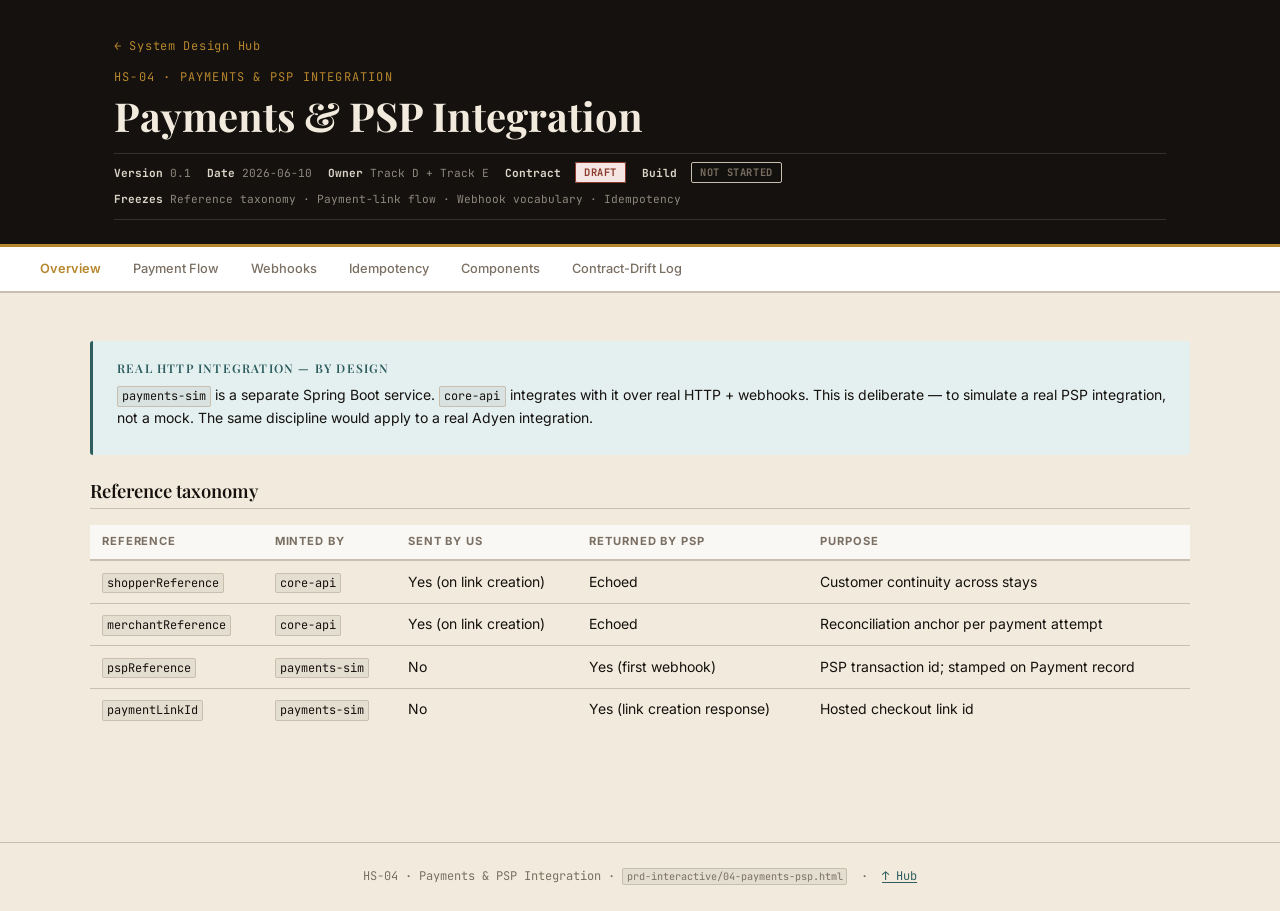
<file: docs/system-design/prd-interactive/04-payments-psp.html>
<!DOCTYPE html>
<html lang="en">
<head>
  <meta charset="UTF-8">
  <meta name="viewport" content="width=device-width, initial-scale=1.0">
  <title>HS-04 Payments &amp; PSP Integration — Hospitality Ops Platform</title>
  <link rel="preconnect" href="https://fonts.googleapis.com">
  <link rel="preconnect" href="https://fonts.gstatic.com" crossorigin>
  <link href="https://fonts.googleapis.com/css2?family=Playfair+Display:wght@600;700&family=Inter:wght@400;500;600&family=JetBrains+Mono:wght@400;600;700&display=swap" rel="stylesheet">
  <link rel="stylesheet" href="../assets/styles.css">
</head>
<body>

<header class="prd-header">
  <div class="container">
    <a href="../index.html" class="back-link">← System Design Hub</a>
    <div class="prd-id">HS-04 · Payments &amp; PSP Integration</div>
    <h1>Payments &amp; PSP Integration</h1>
    <div class="prd-folio-line">
      <span class="folio-field"><strong>Version</strong> 0.1</span>
      <span class="folio-field"><strong>Date</strong> 2026-06-10</span>
      <span class="folio-field"><strong>Owner</strong> Track D + Track E</span>
      <span class="folio-field">
        <strong>Contract</strong>&nbsp;
        <span class="badge badge-draft">Draft</span>
      </span>
      <span class="folio-field">
        <strong>Build</strong>&nbsp;
        <span class="badge badge-not-started">Not Started</span>
      </span>
      <span class="folio-field"><strong>Freezes</strong> Reference taxonomy · Payment-link flow · Webhook vocabulary · Idempotency</span>
    </div>
  </div>
</header>

<nav class="tab-bar" aria-label="PRD sections">
  <a href="#overview" class="active" onclick="switchTab(event,'overview')">Overview</a>
  <a href="#flow" onclick="switchTab(event,'flow')">Payment Flow</a>
  <a href="#webhooks" onclick="switchTab(event,'webhooks')">Webhooks</a>
  <a href="#idempotency" onclick="switchTab(event,'idempotency')">Idempotency</a>
  <a href="#components" onclick="switchTab(event,'components')">Components</a>
  <a href="#drift-log" onclick="switchTab(event,'drift-log')">Contract-Drift Log</a>
</nav>

<!-- Overview -->
<section class="tab-panel active main-content" id="panel-overview">
  <div class="card card-teal" style="margin-bottom:1.5rem;">
    <h4>Real HTTP integration — by design</h4>
    <p>
      <code>payments-sim</code> is a separate Spring Boot service. <code>core-api</code>
      integrates with it over real HTTP + webhooks. This is deliberate — to simulate a real
      PSP integration, not a mock. The same discipline would apply to a real Adyen integration.
    </p>
  </div>

  <div class="content-block">
    <h2>Reference taxonomy</h2>
    <table class="data-table">
      <thead>
        <tr><th>Reference</th><th>Minted by</th><th>Sent by us</th><th>Returned by PSP</th><th>Purpose</th></tr>
      </thead>
      <tbody>
        <tr>
          <td><code>shopperReference</code></td>
          <td><code>core-api</code></td>
          <td>Yes (on link creation)</td>
          <td>Echoed</td>
          <td>Customer continuity across stays</td>
        </tr>
        <tr>
          <td><code>merchantReference</code></td>
          <td><code>core-api</code></td>
          <td>Yes (on link creation)</td>
          <td>Echoed</td>
          <td>Reconciliation anchor per payment attempt</td>
        </tr>
        <tr>
          <td><code>pspReference</code></td>
          <td><code>payments-sim</code></td>
          <td>No</td>
          <td>Yes (first webhook)</td>
          <td>PSP transaction id; stamped on Payment record</td>
        </tr>
        <tr>
          <td><code>paymentLinkId</code></td>
          <td><code>payments-sim</code></td>
          <td>No</td>
          <td>Yes (link creation response)</td>
          <td>Hosted checkout link id</td>
        </tr>
      </tbody>
    </table>
  </div>
</section>

<!-- Flow -->
<section class="tab-panel main-content" id="panel-flow">
  <div class="content-block">
    <h2>Payment-link flow</h2>
    <div class="step-flow">
      <div class="step">
        <div class="step-num">1</div>
        <div class="step-body">
          <p><strong>Caller creates payment.</strong> <code>ops-web</code> or MCP calls
            <code>POST /bookings/{id}/payments</code> with <code>shopperReference</code>,
            <code>merchantReference</code>, <code>amount</code>, <code>captureMode</code>.</p>
        </div>
      </div>
      <div class="step">
        <div class="step-num">2</div>
        <div class="step-body">
          <p><strong>core-api creates Payment record</strong> (status: <code>PENDING_LINK</code>)
            and calls <code>POST /payment-links</code> on <code>payments-sim</code>.</p>
        </div>
      </div>
      <div class="step">
        <div class="step-num">3</div>
        <div class="step-body">
          <p><strong>payments-sim mints <code>paymentLinkId</code></strong> and returns
            <code>{ paymentLinkId, checkoutUrl }</code>. <code>core-api</code> stores
            <code>paymentLinkId</code> on the Payment and returns the checkout URL to the caller.</p>
        </div>
      </div>
      <div class="step">
        <div class="step-num">4</div>
        <div class="step-body">
          <p><strong>Customer visits <code>pay-web</code></strong> (hosted checkout) and completes payment.</p>
        </div>
      </div>
      <div class="step">
        <div class="step-num">5</div>
        <div class="step-body">
          <p><strong>payments-sim fires webhook</strong> to <code>core-api /webhooks/payment</code>.
            For <code>IMMEDIATE</code>: fires <code>AUTHORISATION</code> then <code>CAPTURE</code>.
            For <code>MANUAL</code>: fires <code>AUTHORISATION</code> only; <code>CAPTURE</code>
            follows when operator explicitly captures.</p>
        </div>
      </div>
      <div class="step">
        <div class="step-num">6</div>
        <div class="step-body">
          <p><strong>core-api handles webhook idempotently:</strong> matches by <code>merchantReference</code>,
            stamps <code>pspReference</code>, updates Payment status, posts to ledger via outbox.</p>
        </div>
      </div>
    </div>
  </div>

  <div class="content-block">
    <h2>Flow diagram</h2>
    <pre>ops-web / MCP
     │  POST /bookings/{id}/payments
     ▼
core-api ──────────────────► payments-sim
     │   POST /payment-links       │
     │                             │  returns { paymentLinkId, checkoutUrl }
     │◄────────────────────────────┘
     │
     │  customer visits pay-web
     │
     ▼
payments-sim fires webhook ──► core-api /webhooks/payment
  AUTHORISATION / CAPTURE           │  idempotent: match merchantReference,
  REFUND / CANCELLATION             │  stamp pspReference, post to ledger</pre>
  </div>
</section>

<!-- Webhooks -->
<section class="tab-panel main-content" id="panel-webhooks">
  <div class="content-block">
    <h2>Webhook event vocabulary</h2>
    <table class="data-table">
      <thead>
        <tr><th>Event code</th><th>Triggered when</th><th>core-api response</th></tr>
      </thead>
      <tbody>
        <tr>
          <td><code>AUTHORISATION</code></td>
          <td>PSP authorises the payment</td>
          <td>Stamp <code>pspReference</code>; status → <code>AUTHORISED</code></td>
        </tr>
        <tr>
          <td><code>AUTHORISATION_FAILED</code></td>
          <td>Authorisation declined</td>
          <td>Status → <code>FAILED</code></td>
        </tr>
        <tr>
          <td><code>CAPTURE</code></td>
          <td>Payment captured</td>
          <td>Post revenue to ledger; status → <code>CAPTURED</code></td>
        </tr>
        <tr>
          <td><code>CAPTURE_FAILED</code></td>
          <td>Capture attempt failed</td>
          <td>Status → <code>CAPTURE_FAILED</code></td>
        </tr>
        <tr>
          <td><code>CANCELLATION</code></td>
          <td>Auth cancelled before capture</td>
          <td>Status → <code>CANCELLED</code>; no ledger reversal</td>
        </tr>
        <tr>
          <td><code>REFUND</code></td>
          <td>Refund settled by PSP</td>
          <td>Post reversal to ledger; Refund → <code>REFUNDED</code></td>
        </tr>
        <tr>
          <td><code>REFUND_FAILED</code></td>
          <td>Refund attempt failed</td>
          <td>Refund → <code>REFUND_FAILED</code></td>
        </tr>
        <tr>
          <td><code>OFFER_CLOSED</code></td>
          <td>Auth expired with no capture</td>
          <td>Status → <code>EXPIRED</code>; no ledger reversal</td>
        </tr>
      </tbody>
    </table>
    <p style="font-size:0.875rem;margin-top:0.75rem;">
      All webhook payloads echo <code>merchantReference</code>, <code>pspReference</code>, and <code>shopperReference</code>.
    </p>
  </div>
</section>

<!-- Idempotency -->
<section class="tab-panel main-content" id="panel-idempotency">
  <div class="content-block">
    <h2>Idempotency rules</h2>
    <div class="step-flow">
      <div class="step">
        <div class="step-num">1</div>
        <div class="step-body"><p>Webhooks carry a <code>pspReference</code>-derived idempotency key.</p></div>
      </div>
      <div class="step">
        <div class="step-num">2</div>
        <div class="step-body"><p><code>core-api</code> matches inbound webhook to a <code>Payment</code> by <code>merchantReference</code>.</p></div>
      </div>
      <div class="step">
        <div class="step-num">3</div>
        <div class="step-body"><p>If a webhook with the same <code>pspReference</code> and event code has already been processed, the handler returns <code>200 OK</code> with no state change.</p></div>
      </div>
      <div class="step">
        <div class="step-num">4</div>
        <div class="step-body"><p>Duplicate processing is a <strong>no-op</strong> — never double-posts to the ledger.</p></div>
      </div>
    </div>
  </div>
</section>

<!-- Components -->
<section class="tab-panel main-content" id="panel-components">
  <div class="content-block">
    <h2>payments-sim</h2>
    <table class="data-table">
      <thead><tr><th>Attribute</th><th>Value</th></tr></thead>
      <tbody>
        <tr><td>Stack</td><td>Spring Boot</td></tr>
        <tr><td>Port</td><td><code>9090</code></td></tr>
        <tr><td>References accepted</td><td><code>shopperReference</code>, <code>merchantReference</code> (stores, does not invent)</td></tr>
        <tr><td>References minted</td><td><code>pspReference</code> (<code>PSP-…</code>), <code>paymentLinkId</code> (<code>PL-…</code>)</td></tr>
        <tr><td>Webhook events fired</td><td>All event codes in the table above</td></tr>
        <tr><td>Health</td><td><code>GET /actuator/health</code></td></tr>
      </tbody>
    </table>
  </div>

  <div class="content-block">
    <h2>pay-web</h2>
    <table class="data-table">
      <thead><tr><th>Attribute</th><th>Value</th></tr></thead>
      <tbody>
        <tr><td>Stack</td><td>React</td></tr>
        <tr><td>Port</td><td><code>3001</code></td></tr>
        <tr><td>Role</td><td>Simulated hosted checkout. Customer-facing UI that triggers the AUTHORISATION webhook.</td></tr>
        <tr><td>On "Pay" click</td><td>Calls <code>payments-sim</code> to fire the webhook. No real card processing.</td></tr>
      </tbody>
    </table>
  </div>

  <div class="content-block">
    <h2>Out of scope</h2>
    <div class="scope-list">
      <span class="scope-tag out">Real PSP (Adyen/Stripe)</span>
      <span class="scope-tag out">Real card data</span>
      <span class="scope-tag out">3DS / SCA</span>
      <span class="scope-tag out">Multi-capture</span>
      <span class="scope-tag out">Link expiry enforcement</span>
    </div>
  </div>
</section>

<!-- Drift Log -->
<section class="tab-panel main-content" id="panel-drift-log">
  <div class="card card-oxblood" style="margin-bottom:1.5rem;">
    <h4>Standing rule</h4>
    <p>
      Frozen contracts may not drift silently. Any deviation a builder must make is recorded
      here with date, the clause affected, what changed, and why. Until a row is arbitrated
      and the contract re-frozen, <strong>the code is the source of truth for that clause.</strong>
    </p>
  </div>
  <div class="drift-log">
    <div class="drift-log-header">Contract-Drift Log — HS-04</div>
    <div class="drift-log-empty">No drift recorded. Contract and code are in agreement.</div>
  </div>
</section>

<footer class="site-footer">
  HS-04 · Payments &amp; PSP Integration · <span class="ref">prd-interactive/04-payments-psp.html</span>
  &nbsp;·&nbsp; <a href="../index.html">↑ Hub</a>
</footer>

<script>
  function switchTab(e, id) {
    e.preventDefault();
    document.querySelectorAll('.tab-bar a').forEach(a => a.classList.remove('active'));
    document.querySelectorAll('.tab-panel').forEach(p => p.classList.remove('active'));
    e.currentTarget.classList.add('active');
    document.getElementById('panel-' + id).classList.add('active');
    window.scrollTo({ top: 0, behavior: 'auto' });
  }
</script>
</body>
</html>
</file>
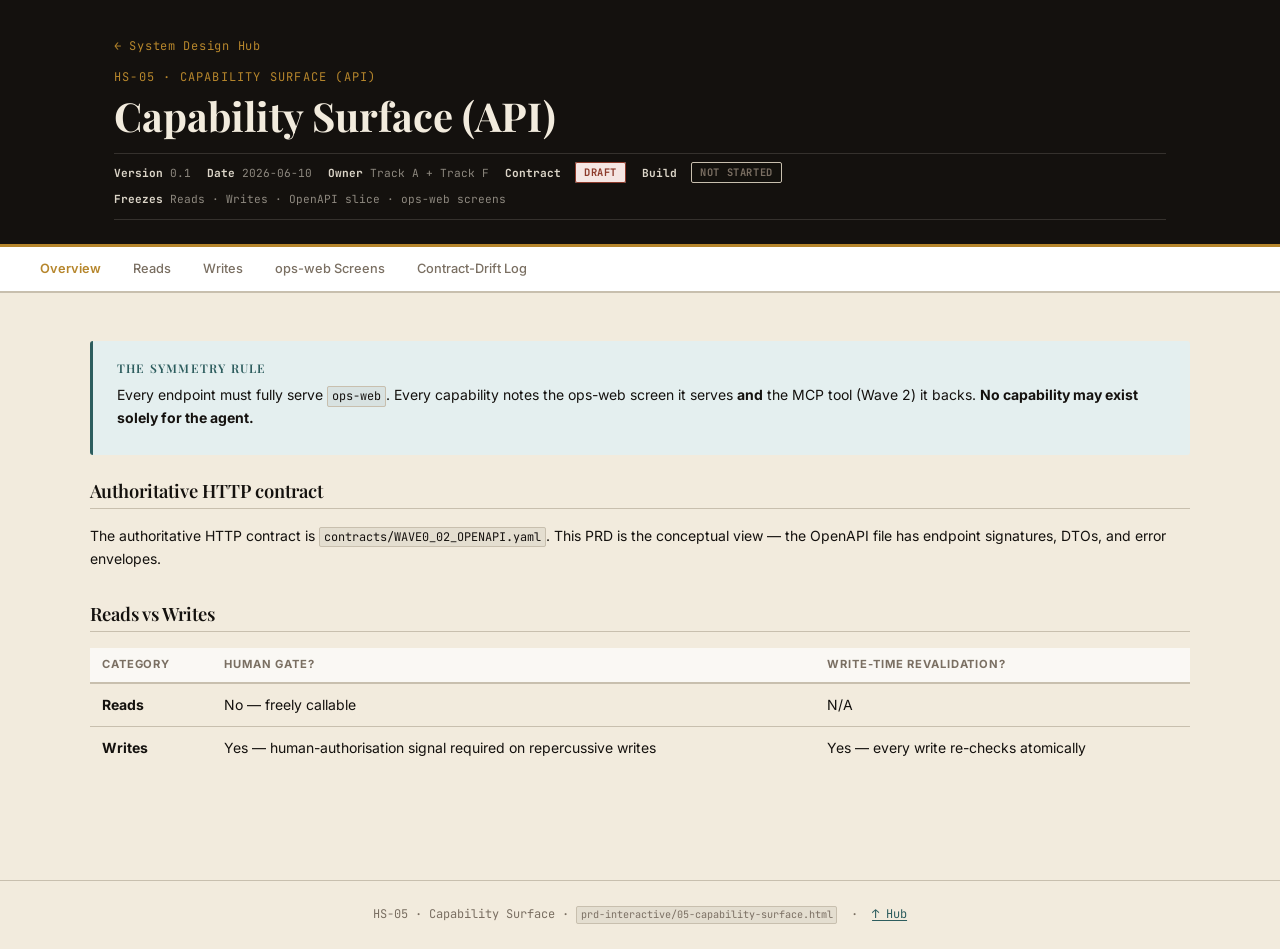
<file: docs/system-design/prd-interactive/05-capability-surface.html>
<!DOCTYPE html>
<html lang="en">
<head>
  <meta charset="UTF-8">
  <meta name="viewport" content="width=device-width, initial-scale=1.0">
  <title>HS-05 Capability Surface — Hospitality Ops Platform</title>
  <link rel="preconnect" href="https://fonts.googleapis.com">
  <link rel="preconnect" href="https://fonts.gstatic.com" crossorigin>
  <link href="https://fonts.googleapis.com/css2?family=Playfair+Display:wght@600;700&family=Inter:wght@400;500;600&family=JetBrains+Mono:wght@400;600;700&display=swap" rel="stylesheet">
  <link rel="stylesheet" href="../assets/styles.css">
</head>
<body>

<header class="prd-header">
  <div class="container">
    <a href="../index.html" class="back-link">← System Design Hub</a>
    <div class="prd-id">HS-05 · Capability Surface (API)</div>
    <h1>Capability Surface (API)</h1>
    <div class="prd-folio-line">
      <span class="folio-field"><strong>Version</strong> 0.1</span>
      <span class="folio-field"><strong>Date</strong> 2026-06-10</span>
      <span class="folio-field"><strong>Owner</strong> Track A + Track F</span>
      <span class="folio-field">
        <strong>Contract</strong>&nbsp;
        <span class="badge badge-draft">Draft</span>
      </span>
      <span class="folio-field">
        <strong>Build</strong>&nbsp;
        <span class="badge badge-not-started">Not Started</span>
      </span>
      <span class="folio-field"><strong>Freezes</strong> Reads · Writes · OpenAPI slice · ops-web screens</span>
    </div>
  </div>
</header>

<nav class="tab-bar" aria-label="PRD sections">
  <a href="#overview" class="active" onclick="switchTab(event,'overview')">Overview</a>
  <a href="#reads" onclick="switchTab(event,'reads')">Reads</a>
  <a href="#writes" onclick="switchTab(event,'writes')">Writes</a>
  <a href="#ops-web" onclick="switchTab(event,'ops-web')">ops-web Screens</a>
  <a href="#drift-log" onclick="switchTab(event,'drift-log')">Contract-Drift Log</a>
</nav>

<!-- Overview -->
<section class="tab-panel active main-content" id="panel-overview">
  <div class="card card-teal" style="margin-bottom:1.5rem;">
    <h4>The symmetry rule</h4>
    <p>
      Every endpoint must fully serve <code>ops-web</code>. Every capability notes the
      ops-web screen it serves <strong>and</strong> the MCP tool (Wave 2) it backs.
      <strong>No capability may exist solely for the agent.</strong>
    </p>
  </div>

  <div class="content-block">
    <h2>Authoritative HTTP contract</h2>
    <p style="font-size:0.875rem;">
      The authoritative HTTP contract is <code class="ref">contracts/WAVE0_02_OPENAPI.yaml</code>.
      This PRD is the conceptual view — the OpenAPI file has endpoint signatures, DTOs, and
      error envelopes.
    </p>
  </div>

  <div class="content-block">
    <h2>Reads vs Writes</h2>
    <table class="data-table">
      <thead><tr><th>Category</th><th>Human gate?</th><th>Write-time revalidation?</th></tr></thead>
      <tbody>
        <tr>
          <td><strong>Reads</strong></td>
          <td>No — freely callable</td>
          <td>N/A</td>
        </tr>
        <tr>
          <td><strong>Writes</strong></td>
          <td>Yes — human-authorisation signal required on repercussive writes</td>
          <td>Yes — every write re-checks atomically</td>
        </tr>
      </tbody>
    </table>
  </div>
</section>

<!-- Reads -->
<section class="tab-panel main-content" id="panel-reads">
  <div class="content-block">
    <h2>Reads — freely callable</h2>
    <p style="font-size:0.875rem;margin-bottom:1rem;">No human-gate required. Agent or UI calls these freely.</p>
    <table class="data-table">
      <thead>
        <tr><th>Capability</th><th>API operation</th><th>ops-web screen</th><th>MCP tool (Wave 2)</th></tr>
      </thead>
      <tbody>
        <tr>
          <td>Search availability</td>
          <td><code>GET /availability</code></td>
          <td>Booking search / New booking flow</td>
          <td><code>searchAvailability</code></td>
        </tr>
        <tr>
          <td>Search customers</td>
          <td><code>GET /customers?q=…</code></td>
          <td>Customer lookup sidebar</td>
          <td><code>searchCustomers</code></td>
        </tr>
        <tr>
          <td>Get customer</td>
          <td><code>GET /customers/{id}</code></td>
          <td>Customer detail / folio view</td>
          <td><code>getCustomer</code></td>
        </tr>
        <tr>
          <td>Get customer preferences</td>
          <td><code>GET /customers/{id}/preferences</code></td>
          <td>Customer detail — preferences panel</td>
          <td><code>getCustomerPreferences</code></td>
        </tr>
        <tr>
          <td>Get folio</td>
          <td><code>GET /bookings/{id}</code></td>
          <td>Folio / booking detail</td>
          <td><code>getFolio</code></td>
        </tr>
        <tr>
          <td>Get revenue</td>
          <td><code>GET /reports/revenue?window=…&amp;groupBy=…</code></td>
          <td>Revenue dashboard</td>
          <td><code>getRevenue</code></td>
        </tr>
        <tr>
          <td>List unpaid bookings</td>
          <td><code>GET /bookings?status=unpaid</code></td>
          <td>Unpaid bookings report</td>
          <td><code>listUnpaidBookings</code></td>
        </tr>
      </tbody>
    </table>
  </div>
</section>

<!-- Writes -->
<section class="tab-panel main-content" id="panel-writes">
  <div class="content-block">
    <h2>Writes — confirm-then-commit · revalidated · human-gated</h2>
    <p style="font-size:0.875rem;margin-bottom:1rem;">
      All writes re-check availability and price atomically.
      Repercussive writes require a human-authorisation signal (see <a href="06-human-in-the-loop.html">HS-06</a>).
      Conflict on stale state returns <code>409</code> with current state.
    </p>
    <table class="data-table">
      <thead>
        <tr><th>Capability</th><th>API operation</th><th>ops-web screen</th><th>MCP tool (Wave 2)</th></tr>
      </thead>
      <tbody>
        <tr><td>Create customer</td><td><code>POST /customers</code></td><td>Customer creation form</td><td><code>createCustomer</code></td></tr>
        <tr><td>Update customer</td><td><code>PUT /customers/{id}</code></td><td>Customer edit form</td><td><code>updateCustomer</code></td></tr>
        <tr><td>Set preference</td><td><code>PUT /customers/{id}/preferences/{key}</code></td><td>Preferences editor</td><td><code>setCustomerPreference</code></td></tr>
        <tr><td>Delete preference</td><td><code>DELETE /customers/{id}/preferences/{key}</code></td><td>Preferences editor</td><td><code>deleteCustomerPreference</code></td></tr>
        <tr><td>Create booking</td><td><code>POST /bookings</code></td><td>New booking wizard</td><td><code>createBooking</code></td></tr>
        <tr><td>Modify booking line</td><td><code>PATCH /bookings/{id}/lines/{lineId}</code></td><td>Booking detail — edit line</td><td><code>modifyBookingLine</code></td></tr>
        <tr><td>Cancel booking line</td><td><code>DELETE /bookings/{id}/lines/{lineId}</code></td><td>Booking detail — cancel line</td><td><code>cancelBookingLine</code></td></tr>
        <tr><td>Create payment link</td><td><code>POST /bookings/{id}/payments</code></td><td>Booking detail — send link</td><td><code>createPaymentLink</code></td></tr>
        <tr><td>Capture payment</td><td><code>POST /payments/{id}/capture</code></td><td>Booking detail — capture button</td><td><code>capturePayment</code></td></tr>
        <tr><td>Cancel authorisation</td><td><code>POST /payments/{id}/cancel</code></td><td>Booking detail — cancel auth</td><td><code>cancelAuthorisation</code></td></tr>
        <tr><td>Refund payment</td><td><code>POST /payments/{id}/refund</code></td><td>Booking detail — refund panel</td><td><code>refundPayment</code></td></tr>
      </tbody>
    </table>
  </div>
</section>

<!-- ops-web Screens -->
<section class="tab-panel main-content" id="panel-ops-web">
  <div class="card card-brass" style="margin-bottom:1.5rem;">
    <h4>ops-web has no standalone PRD</h4>
    <p>
      <code>ops-web</code> is a complete standalone operations console (Head 1).
      Its screens are inventoried here, preserving the "no agent-only endpoints" symmetry.
      Every capability maps to both a UI screen and an MCP tool.
    </p>
  </div>

  <div class="content-block">
    <h2>Screen inventory</h2>
    <table class="data-table">
      <thead>
        <tr><th>Screen</th><th>Purpose</th><th>Capabilities used</th></tr>
      </thead>
      <tbody>
        <tr>
          <td>Customer list</td>
          <td>Search and browse customers</td>
          <td><code>searchCustomers</code></td>
        </tr>
        <tr>
          <td>Customer detail</td>
          <td>View profile, preferences, folios</td>
          <td><code>getCustomer</code>, <code>getCustomerPreferences</code>, <code>getFolio</code></td>
        </tr>
        <tr>
          <td>Customer create / edit</td>
          <td>Create or update customer</td>
          <td><code>createCustomer</code>, <code>updateCustomer</code></td>
        </tr>
        <tr>
          <td>Booking search</td>
          <td>Find available slots across verticals</td>
          <td><code>searchAvailability</code></td>
        </tr>
        <tr>
          <td>New booking wizard</td>
          <td>Build and confirm a cross-vertical folio</td>
          <td><code>createBooking</code> (revalidated at submit)</td>
        </tr>
        <tr>
          <td>Booking / folio detail</td>
          <td>View folio, lines, payments, status</td>
          <td><code>getFolio</code></td>
        </tr>
        <tr>
          <td>Modify / cancel line</td>
          <td>Adjust or cancel a booking line</td>
          <td><code>modifyBookingLine</code>, <code>cancelBookingLine</code></td>
        </tr>
        <tr>
          <td>Payment panel</td>
          <td>Send link, capture, cancel, refund</td>
          <td><code>createPaymentLink</code>, <code>capturePayment</code>, <code>cancelAuthorisation</code>, <code>refundPayment</code></td>
        </tr>
        <tr>
          <td>Revenue dashboard</td>
          <td>Revenue by vertical and date window</td>
          <td><code>getRevenue</code></td>
        </tr>
        <tr>
          <td>Unpaid bookings</td>
          <td>List all bookings with outstanding balance</td>
          <td><code>listUnpaidBookings</code></td>
        </tr>
      </tbody>
    </table>
  </div>
</section>

<!-- Drift Log -->
<section class="tab-panel main-content" id="panel-drift-log">
  <div class="card card-oxblood" style="margin-bottom:1.5rem;">
    <h4>Standing rule</h4>
    <p>
      Frozen contracts may not drift silently. Any deviation a builder must make is recorded
      here with date, the clause affected, what changed, and why. Until a row is arbitrated
      and the contract re-frozen, <strong>the code is the source of truth for that clause.</strong>
    </p>
  </div>
  <div class="drift-log">
    <div class="drift-log-header">Contract-Drift Log — HS-05</div>
    <div class="drift-log-empty">No drift recorded. Contract and code are in agreement.</div>
  </div>
</section>

<footer class="site-footer">
  HS-05 · Capability Surface · <span class="ref">prd-interactive/05-capability-surface.html</span>
  &nbsp;·&nbsp; <a href="../index.html">↑ Hub</a>
</footer>

<script>
  function switchTab(e, id) {
    e.preventDefault();
    document.querySelectorAll('.tab-bar a').forEach(a => a.classList.remove('active'));
    document.querySelectorAll('.tab-panel').forEach(p => p.classList.remove('active'));
    e.currentTarget.classList.add('active');
    document.getElementById('panel-' + id).classList.add('active');
    window.scrollTo({ top: 0, behavior: 'auto' });
  }
</script>
</body>
</html>
</file>
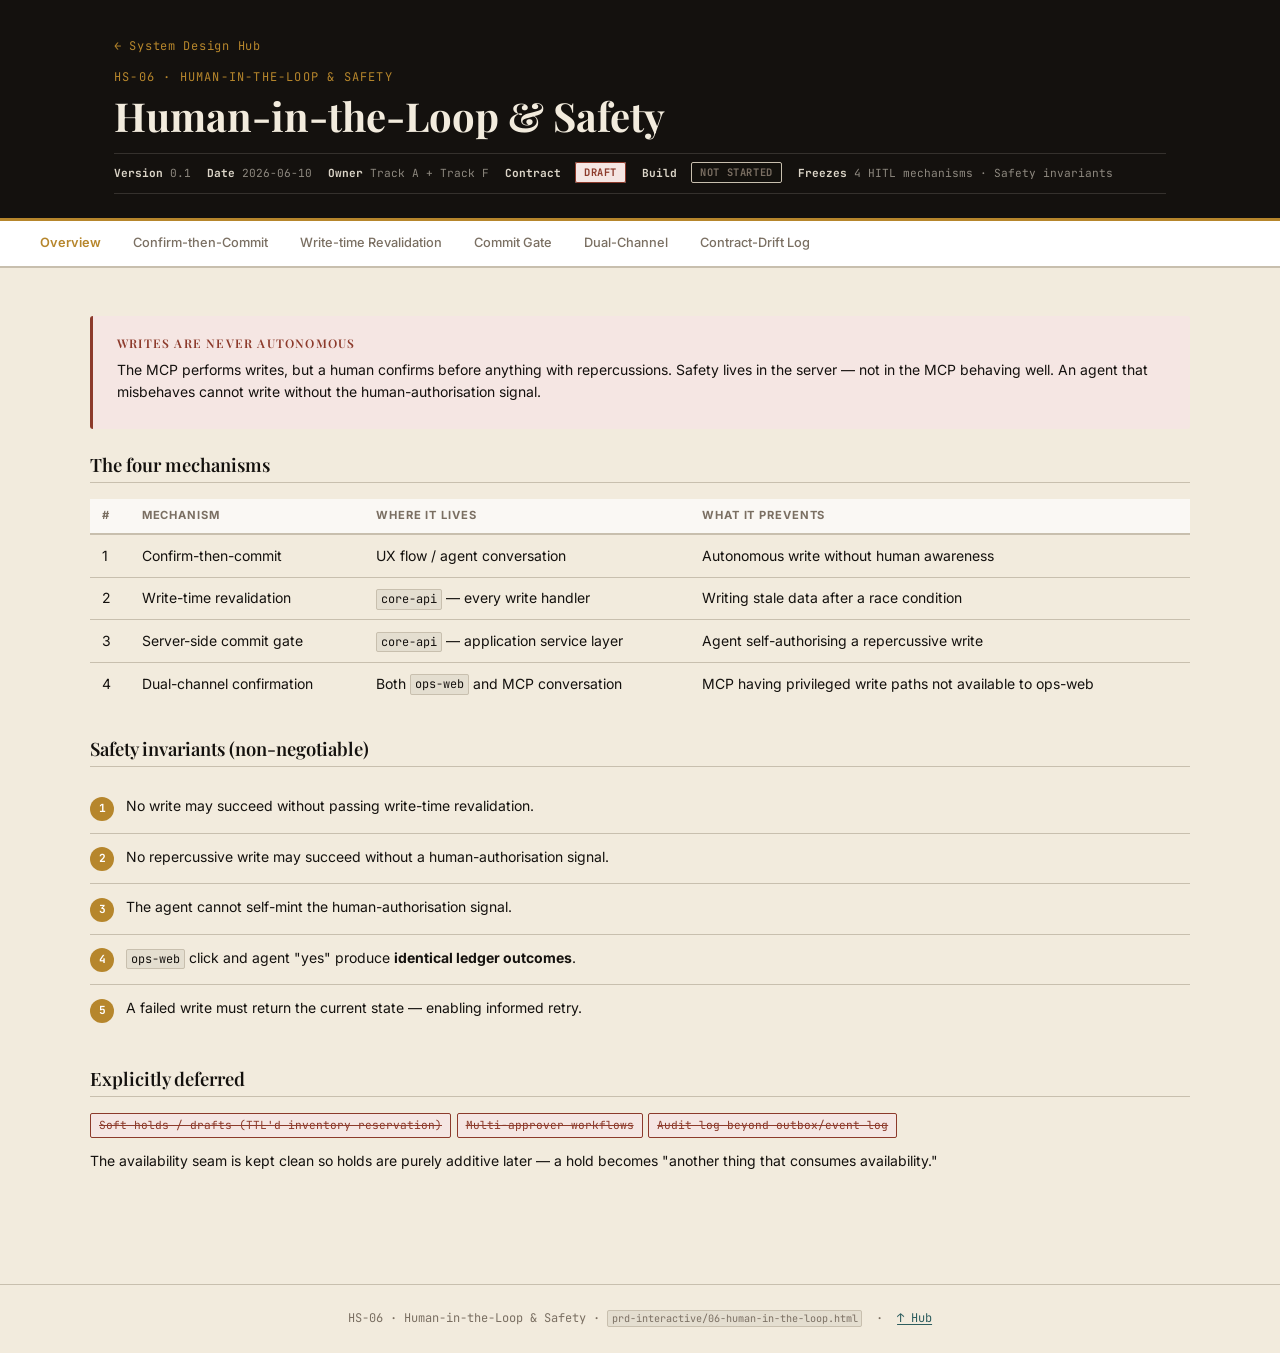
<file: docs/system-design/prd-interactive/06-human-in-the-loop.html>
<!DOCTYPE html>
<html lang="en">
<head>
  <meta charset="UTF-8">
  <meta name="viewport" content="width=device-width, initial-scale=1.0">
  <title>HS-06 Human-in-the-Loop &amp; Safety — Hospitality Ops Platform</title>
  <link rel="preconnect" href="https://fonts.googleapis.com">
  <link rel="preconnect" href="https://fonts.gstatic.com" crossorigin>
  <link href="https://fonts.googleapis.com/css2?family=Playfair+Display:wght@600;700&family=Inter:wght@400;500;600&family=JetBrains+Mono:wght@400;600;700&display=swap" rel="stylesheet">
  <link rel="stylesheet" href="../assets/styles.css">
</head>
<body>

<header class="prd-header">
  <div class="container">
    <a href="../index.html" class="back-link">← System Design Hub</a>
    <div class="prd-id">HS-06 · Human-in-the-Loop &amp; Safety</div>
    <h1>Human-in-the-Loop &amp; Safety</h1>
    <div class="prd-folio-line">
      <span class="folio-field"><strong>Version</strong> 0.1</span>
      <span class="folio-field"><strong>Date</strong> 2026-06-10</span>
      <span class="folio-field"><strong>Owner</strong> Track A + Track F</span>
      <span class="folio-field">
        <strong>Contract</strong>&nbsp;
        <span class="badge badge-draft">Draft</span>
      </span>
      <span class="folio-field">
        <strong>Build</strong>&nbsp;
        <span class="badge badge-not-started">Not Started</span>
      </span>
      <span class="folio-field"><strong>Freezes</strong> 4 HITL mechanisms · Safety invariants</span>
    </div>
  </div>
</header>

<nav class="tab-bar" aria-label="PRD sections">
  <a href="#overview" class="active" onclick="switchTab(event,'overview')">Overview</a>
  <a href="#confirm" onclick="switchTab(event,'confirm')">Confirm-then-Commit</a>
  <a href="#revalidation" onclick="switchTab(event,'revalidation')">Write-time Revalidation</a>
  <a href="#commit-gate" onclick="switchTab(event,'commit-gate')">Commit Gate</a>
  <a href="#dual-channel" onclick="switchTab(event,'dual-channel')">Dual-Channel</a>
  <a href="#drift-log" onclick="switchTab(event,'drift-log')">Contract-Drift Log</a>
</nav>

<!-- Overview -->
<section class="tab-panel active main-content" id="panel-overview">
  <div class="card card-oxblood" style="margin-bottom:1.5rem;">
    <h4>Writes are never autonomous</h4>
    <p>
      The MCP performs writes, but a human confirms before anything with repercussions.
      Safety lives in the server — not in the MCP behaving well. An agent that misbehaves
      cannot write without the human-authorisation signal.
    </p>
  </div>

  <div class="content-block">
    <h2>The four mechanisms</h2>
    <table class="data-table">
      <thead>
        <tr><th>#</th><th>Mechanism</th><th>Where it lives</th><th>What it prevents</th></tr>
      </thead>
      <tbody>
        <tr>
          <td>1</td>
          <td>Confirm-then-commit</td>
          <td>UX flow / agent conversation</td>
          <td>Autonomous write without human awareness</td>
        </tr>
        <tr>
          <td>2</td>
          <td>Write-time revalidation</td>
          <td><code>core-api</code> — every write handler</td>
          <td>Writing stale data after a race condition</td>
        </tr>
        <tr>
          <td>3</td>
          <td>Server-side commit gate</td>
          <td><code>core-api</code> — application service layer</td>
          <td>Agent self-authorising a repercussive write</td>
        </tr>
        <tr>
          <td>4</td>
          <td>Dual-channel confirmation</td>
          <td>Both <code>ops-web</code> and MCP conversation</td>
          <td>MCP having privileged write paths not available to ops-web</td>
        </tr>
      </tbody>
    </table>
  </div>

  <div class="content-block">
    <h2>Safety invariants (non-negotiable)</h2>
    <div class="step-flow">
      <div class="step">
        <div class="step-num">1</div>
        <div class="step-body"><p>No write may succeed without passing write-time revalidation.</p></div>
      </div>
      <div class="step">
        <div class="step-num">2</div>
        <div class="step-body"><p>No repercussive write may succeed without a human-authorisation signal.</p></div>
      </div>
      <div class="step">
        <div class="step-num">3</div>
        <div class="step-body"><p>The agent cannot self-mint the human-authorisation signal.</p></div>
      </div>
      <div class="step">
        <div class="step-num">4</div>
        <div class="step-body"><p><code>ops-web</code> click and agent "yes" produce <strong>identical ledger outcomes</strong>.</p></div>
      </div>
      <div class="step">
        <div class="step-num">5</div>
        <div class="step-body"><p>A failed write must return the current state — enabling informed retry.</p></div>
      </div>
    </div>
  </div>

  <div class="content-block">
    <h2>Explicitly deferred</h2>
    <div class="scope-list">
      <span class="scope-tag out">Soft holds / drafts (TTL'd inventory reservation)</span>
      <span class="scope-tag out">Multi-approver workflows</span>
      <span class="scope-tag out">Audit log beyond outbox/event log</span>
    </div>
    <p style="font-size:0.875rem;margin-top:0.75rem;">
      The availability seam is kept clean so holds are purely additive later — a hold becomes
      "another thing that consumes availability."
    </p>
  </div>
</section>

<!-- Confirm-then-commit -->
<section class="tab-panel main-content" id="panel-confirm">
  <div class="content-block">
    <h2>Mechanism 1: Confirm-then-commit</h2>
    <div class="card card-teal" style="margin-bottom:1rem;">
      <h4>No draft ceremony</h4>
      <p>
        No two-phase writes. No provisional state that must be cleaned up on timeout.
        The agent reads availability, proposes in chat, the human says "yes", then the
        agent calls <strong>one write endpoint</strong>.
      </p>
    </div>
    <h3>Flow</h3>
    <div class="step-flow">
      <div class="step">
        <div class="step-num">1</div>
        <div class="step-body"><p>Agent calls <code>searchAvailability</code> (read — no gate).</p></div>
      </div>
      <div class="step">
        <div class="step-num">2</div>
        <div class="step-body"><p>Agent proposes options in chat. Human reviews.</p></div>
      </div>
      <div class="step">
        <div class="step-num">3</div>
        <div class="step-body"><p>Human says "yes" (the authorisation signal).</p></div>
      </div>
      <div class="step">
        <div class="step-num">4</div>
        <div class="step-body"><p>Agent calls <code>POST /bookings</code> (single call, with human-auth signal).</p></div>
      </div>
      <div class="step">
        <div class="step-num">5</div>
        <div class="step-body"><p><code>core-api</code> revalidates atomically → writes or returns <code>409</code> with current state.</p></div>
      </div>
    </div>
    <p style="font-size:0.875rem;margin-top:0.75rem;">
      If the write returns <code>409</code>, the agent reports the changed state to the human
      and may re-propose. No silent retry.
    </p>
  </div>
</section>

<!-- Revalidation -->
<section class="tab-panel main-content" id="panel-revalidation">
  <div class="content-block">
    <h2>Mechanism 2: Write-time revalidation</h2>
    <div class="card card-teal" style="margin-bottom:1rem;">
      <h4>The core safety mechanism</h4>
      <p>
        Every write atomically re-checks availability and price. If state has moved since the
        caller last read, the write returns <code>409 Conflict</code> with the current state —
        never silently writing stale data.
      </p>
    </div>
    <h3>Why this design?</h3>
    <p style="font-size:0.875rem;">
      Cheaper and more reliable than distributed locks or draft reservations. The
      availability window between read and confirm is acceptable because this check catches
      any movement. The caller receives actionable information to retry intelligently.
    </p>
    <h3>Applies to</h3>
    <p style="font-size:0.875rem;">
      All writes in the capability surface (HS-05). No write bypasses revalidation.
    </p>
    <h3>On conflict</h3>
    <p style="font-size:0.875rem;">
      Returns <code>409 Conflict</code> with the current state of the relevant resource
      (current availability, current prices). This enables an informed retry or updated
      proposal to the human.
    </p>
  </div>
</section>

<!-- Commit Gate -->
<section class="tab-panel main-content" id="panel-commit-gate">
  <div class="content-block">
    <h2>Mechanism 3: Server-side commit gate</h2>
    <div class="card card-oxblood" style="margin-bottom:1rem;">
      <h4>Safety lives in the server</h4>
      <p>
        <code>core-api</code> requires a human-authorisation signal on repercussive writes.
        The agent cannot self-mint this signal. An agent that hallucinated a "yes" or looped
        cannot write.
      </p>
    </div>
    <h3>Signal sources (both are legitimate)</h3>
    <table class="data-table">
      <thead><tr><th>Source</th><th>How the signal is produced</th></tr></thead>
      <tbody>
        <tr>
          <td><strong>ops-web</strong></td>
          <td>A UI button click. The front-end generates or includes the authorisation signal in the request.</td>
        </tr>
        <tr>
          <td><strong>MCP agent conversation</strong></td>
          <td>The human's "yes" in the conversation. The agent forwards it; it cannot fabricate it.</td>
        </tr>
      </tbody>
    </table>
    <p style="font-size:0.875rem;margin-top:0.75rem;">
      The specific mechanism (header, field, token) is defined in
      <code class="ref">contracts/WAVE0_02_OPENAPI.yaml</code>.
    </p>
  </div>
</section>

<!-- Dual-Channel -->
<section class="tab-panel main-content" id="panel-dual-channel">
  <div class="content-block">
    <h2>Mechanism 4: Dual-channel confirmation</h2>
    <div class="card card-teal" style="margin-bottom:1rem;">
      <h4>Part of the proof</h4>
      <p>
        Demonstrating that the same <code>createBooking</code> called from a button and from
        the agent lands identically in the ledger <strong>is itself a slice of the proof.</strong>
        The two channels converge at the same endpoint with the same rules applied.
      </p>
    </div>
    <h3>The equivalence</h3>
    <table class="data-table">
      <thead>
        <tr><th>Channel</th><th>Human action</th><th>Result in ledger</th></tr>
      </thead>
      <tbody>
        <tr>
          <td><strong>ops-web</strong></td>
          <td>Click "Confirm Booking" button</td>
          <td>Booking created, inventory consumed, folio updated</td>
        </tr>
        <tr>
          <td><strong>MCP agent</strong></td>
          <td>Type "yes" in conversation</td>
          <td><strong>Identical:</strong> Booking created, inventory consumed, folio updated</td>
        </tr>
      </tbody>
    </table>
    <p style="font-size:0.875rem;margin-top:0.75rem;">
      No capability may exist solely for the agent. No write path for the agent that is not
      also available to <code>ops-web</code>.
    </p>
  </div>
</section>

<!-- Drift Log -->
<section class="tab-panel main-content" id="panel-drift-log">
  <div class="card card-oxblood" style="margin-bottom:1.5rem;">
    <h4>Standing rule</h4>
    <p>
      Frozen contracts may not drift silently. Any deviation a builder must make is recorded
      here with date, the clause affected, what changed, and why. Until a row is arbitrated
      and the contract re-frozen, <strong>the code is the source of truth for that clause.</strong>
    </p>
  </div>
  <div class="drift-log">
    <div class="drift-log-header">Contract-Drift Log — HS-06</div>
    <div class="drift-log-empty">No drift recorded. Contract and code are in agreement.</div>
  </div>
</section>

<footer class="site-footer">
  HS-06 · Human-in-the-Loop &amp; Safety · <span class="ref">prd-interactive/06-human-in-the-loop.html</span>
  &nbsp;·&nbsp; <a href="../index.html">↑ Hub</a>
</footer>

<script>
  function switchTab(e, id) {
    e.preventDefault();
    document.querySelectorAll('.tab-bar a').forEach(a => a.classList.remove('active'));
    document.querySelectorAll('.tab-panel').forEach(p => p.classList.remove('active'));
    e.currentTarget.classList.add('active');
    document.getElementById('panel-' + id).classList.add('active');
    window.scrollTo({ top: 0, behavior: 'auto' });
  }
</script>
</body>
</html>
</file>
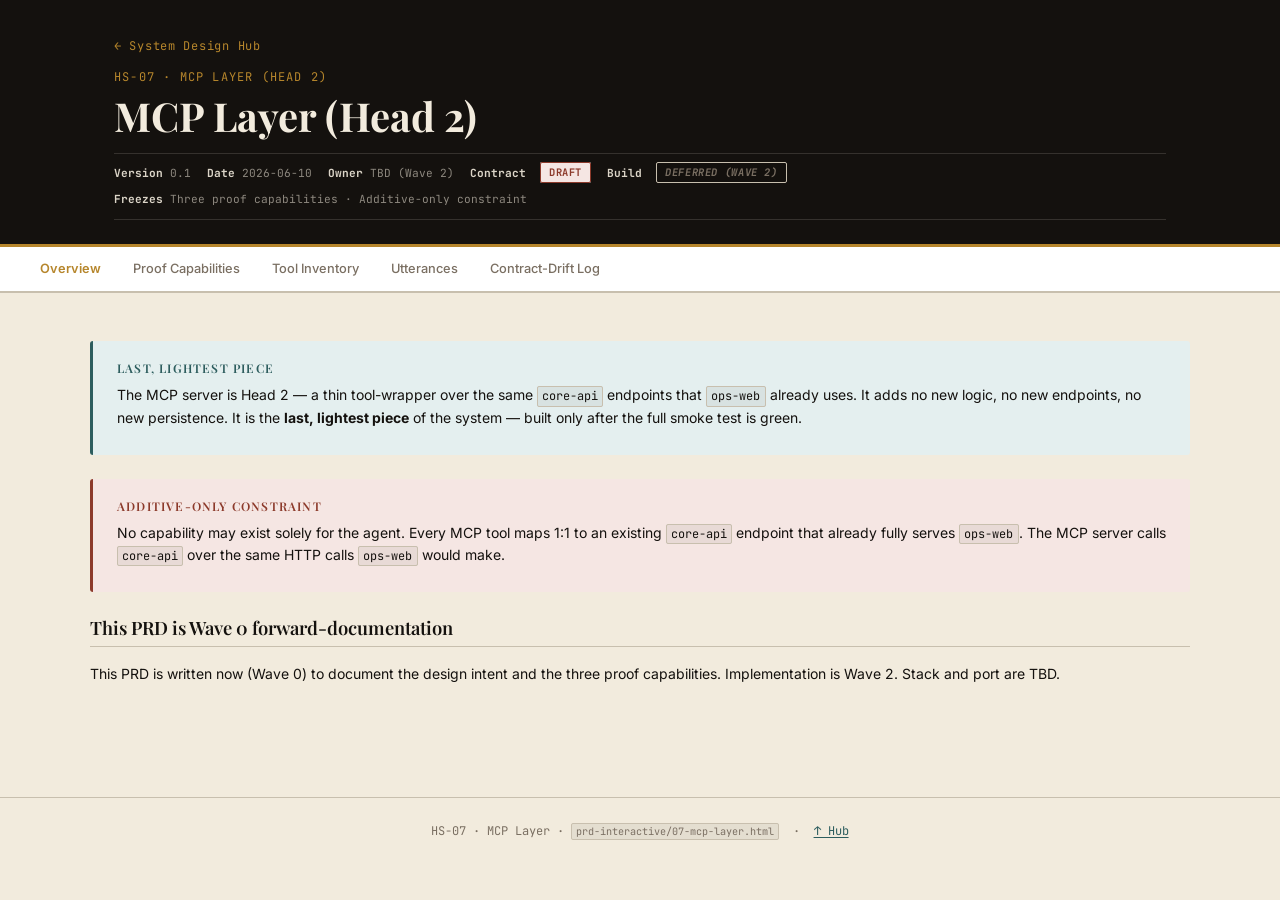
<file: docs/system-design/prd-interactive/07-mcp-layer.html>
<!DOCTYPE html>
<html lang="en">
<head>
  <meta charset="UTF-8">
  <meta name="viewport" content="width=device-width, initial-scale=1.0">
  <title>HS-07 MCP Layer (Head 2) — Hospitality Ops Platform</title>
  <link rel="preconnect" href="https://fonts.googleapis.com">
  <link rel="preconnect" href="https://fonts.gstatic.com" crossorigin>
  <link href="https://fonts.googleapis.com/css2?family=Playfair+Display:wght@600;700&family=Inter:wght@400;500;600&family=JetBrains+Mono:wght@400;600;700&display=swap" rel="stylesheet">
  <link rel="stylesheet" href="../assets/styles.css">
</head>
<body>

<header class="prd-header">
  <div class="container">
    <a href="../index.html" class="back-link">← System Design Hub</a>
    <div class="prd-id">HS-07 · MCP Layer (Head 2)</div>
    <h1>MCP Layer (Head 2)</h1>
    <div class="prd-folio-line">
      <span class="folio-field"><strong>Version</strong> 0.1</span>
      <span class="folio-field"><strong>Date</strong> 2026-06-10</span>
      <span class="folio-field"><strong>Owner</strong> TBD (Wave 2)</span>
      <span class="folio-field">
        <strong>Contract</strong>&nbsp;
        <span class="badge badge-draft">Draft</span>
      </span>
      <span class="folio-field">
        <strong>Build</strong>&nbsp;
        <span class="badge badge-deferred">Deferred (Wave 2)</span>
      </span>
      <span class="folio-field"><strong>Freezes</strong> Three proof capabilities · Additive-only constraint</span>
    </div>
  </div>
</header>

<nav class="tab-bar" aria-label="PRD sections">
  <a href="#overview" class="active" onclick="switchTab(event,'overview')">Overview</a>
  <a href="#proof-capabilities" onclick="switchTab(event,'proof-capabilities')">Proof Capabilities</a>
  <a href="#tool-inventory" onclick="switchTab(event,'tool-inventory')">Tool Inventory</a>
  <a href="#utterances" onclick="switchTab(event,'utterances')">Utterances</a>
  <a href="#drift-log" onclick="switchTab(event,'drift-log')">Contract-Drift Log</a>
</nav>

<!-- Overview -->
<section class="tab-panel active main-content" id="panel-overview">
  <div class="card card-teal" style="margin-bottom:1.5rem;">
    <h4>Last, lightest piece</h4>
    <p>
      The MCP server is Head 2 — a thin tool-wrapper over the same <code>core-api</code>
      endpoints that <code>ops-web</code> already uses. It adds no new logic, no new endpoints,
      no new persistence. It is the <strong>last, lightest piece</strong> of the system —
      built only after the full smoke test is green.
    </p>
  </div>

  <div class="card card-oxblood" style="margin-bottom:1.5rem;">
    <h4>Additive-only constraint</h4>
    <p>
      No capability may exist solely for the agent. Every MCP tool maps 1:1 to an existing
      <code>core-api</code> endpoint that already fully serves <code>ops-web</code>. The MCP
      server calls <code>core-api</code> over the same HTTP calls <code>ops-web</code> would make.
    </p>
  </div>

  <div class="content-block">
    <h2>This PRD is Wave 0 forward-documentation</h2>
    <p style="font-size:0.875rem;">
      This PRD is written now (Wave 0) to document the design intent and the three proof
      capabilities. Implementation is Wave 2. Stack and port are TBD.
    </p>
  </div>
</section>

<!-- Proof Capabilities -->
<section class="tab-panel main-content" id="panel-proof-capabilities">
  <div class="content-block">
    <h2>The three capabilities that prove the thesis</h2>

    <div class="card card-teal" style="margin-bottom:1rem;">
      <h4>1. Preference-aware suggestion</h4>
      <p>
        The API returns availability alongside stored customer preferences.
        <strong>The LLM does the matching and judgement — not the server.</strong>
        Facts from the system, judgement from the model.
      </p>
      <p style="margin-top:0.5rem;">
        <em>"Mr. John Patel checks in Friday for 3 nights, wants a high-floor quiet room; add a
        couples massage Saturday afternoon and a table for two at 8."</em>
      </p>
      <p>
        Agent calls: <code>searchAvailability</code> → <code>getCustomerPreferences</code> →
        proposes → <code>createBooking</code> (on confirm).
      </p>
    </div>

    <div class="card card-teal" style="margin-bottom:1rem;">
      <h4>2. Cross-vertical orchestration</h4>
      <p>
        One natural-language instruction produces a room + spa + dinner folio in a single
        confirmed write. Demonstrates that the unified Booking/folio model is not just a
        design principle but an operational reality.
      </p>
      <p style="margin-top:0.5rem;">
        Multi-vertical folio created atomically via one <code>POST /bookings</code>, not as
        three separate bookings.
      </p>
    </div>

    <div class="card card-teal">
      <h4>3. Financial read-back</h4>
      <p>
        Conversational interrogation of the ledger. Read-only — no human gate required.
      </p>
      <p style="margin-top:0.5rem;">
        <em>"Pull up everything for Mrs. Chen this stay and tell me what's unpaid."</em><br>
        <em>"Today's revenue split by vertical, and flag anything still pending payment."</em>
      </p>
      <p>
        Calls: <code>getFolio</code>, <code>getRevenue</code>, <code>listUnpaidBookings</code>.
      </p>
    </div>
  </div>
</section>

<!-- Tool Inventory -->
<section class="tab-panel main-content" id="panel-tool-inventory">
  <div class="content-block">
    <h2>Tool inventory (Wave 2 implementation)</h2>
    <table class="data-table">
      <thead>
        <tr><th>Tool</th><th>Maps to</th><th>R / W</th><th>Human gate</th></tr>
      </thead>
      <tbody>
        <tr><td><code>searchAvailability</code></td><td><code>GET /availability</code></td><td>Read</td><td>No</td></tr>
        <tr><td><code>searchCustomers</code></td><td><code>GET /customers?q=…</code></td><td>Read</td><td>No</td></tr>
        <tr><td><code>getCustomer</code></td><td><code>GET /customers/{id}</code></td><td>Read</td><td>No</td></tr>
        <tr><td><code>getCustomerPreferences</code></td><td><code>GET /customers/{id}/preferences</code></td><td>Read</td><td>No</td></tr>
        <tr><td><code>getFolio</code></td><td><code>GET /bookings/{id}</code></td><td>Read</td><td>No</td></tr>
        <tr><td><code>getRevenue</code></td><td><code>GET /reports/revenue</code></td><td>Read</td><td>No</td></tr>
        <tr><td><code>listUnpaidBookings</code></td><td><code>GET /bookings?status=unpaid</code></td><td>Read</td><td>No</td></tr>
        <tr><td><code>createCustomer</code></td><td><code>POST /customers</code></td><td>Write</td><td>Yes</td></tr>
        <tr><td><code>updateCustomer</code></td><td><code>PUT /customers/{id}</code></td><td>Write</td><td>Yes</td></tr>
        <tr><td><code>setCustomerPreference</code></td><td><code>PUT /customers/{id}/preferences/{key}</code></td><td>Write</td><td>Yes</td></tr>
        <tr><td><code>createBooking</code></td><td><code>POST /bookings</code></td><td>Write</td><td>Yes</td></tr>
        <tr><td><code>modifyBookingLine</code></td><td><code>PATCH /bookings/{id}/lines/{lineId}</code></td><td>Write</td><td>Yes</td></tr>
        <tr><td><code>cancelBookingLine</code></td><td><code>DELETE /bookings/{id}/lines/{lineId}</code></td><td>Write</td><td>Yes</td></tr>
        <tr><td><code>createPaymentLink</code></td><td><code>POST /bookings/{id}/payments</code></td><td>Write</td><td>Yes</td></tr>
        <tr><td><code>capturePayment</code></td><td><code>POST /payments/{id}/capture</code></td><td>Write</td><td>Yes</td></tr>
        <tr><td><code>cancelAuthorisation</code></td><td><code>POST /payments/{id}/cancel</code></td><td>Write</td><td>Yes</td></tr>
        <tr><td><code>refundPayment</code></td><td><code>POST /payments/{id}/refund</code></td><td>Write</td><td>Yes</td></tr>
      </tbody>
    </table>
    <p style="font-size:0.875rem;margin-top:0.75rem;">Stack: TBD (Wave 2). Port: TBD.</p>
  </div>
</section>

<!-- Utterances -->
<section class="tab-panel main-content" id="panel-utterances">
  <div class="content-block">
    <h2>Representative agent utterances</h2>
    <p style="font-size:0.875rem;margin-bottom:1rem;">
      These are the scenarios the MCP layer must handle. They are used to verify that
      the capability surface (HS-05) is complete and that all three proof capabilities work end-to-end.
    </p>
    <div class="card card-brass" style="margin-bottom:0.75rem;">
      <h4>Cross-vertical booking</h4>
      <p>
        <em>"Mr. John Patel checks in Friday for 3 nights, wants a high-floor quiet room; add a
        couples massage Saturday afternoon and a table for two at 8; send a payment link for the lot."</em>
      </p>
      <p>Tests: preference-aware suggestion + cross-vertical orchestration + payment link creation.</p>
    </div>
    <div class="card card-brass" style="margin-bottom:0.75rem;">
      <h4>Availability query</h4>
      <p><em>"What's open in the spa tomorrow between 2 and 5?"</em></p>
      <p>Tests: <code>searchAvailability</code> read.</p>
    </div>
    <div class="card card-brass" style="margin-bottom:0.75rem;">
      <h4>Folio read-back</h4>
      <p><em>"Pull up everything for Mrs. Chen this stay and tell me what's unpaid."</em></p>
      <p>Tests: <code>getFolio</code> + <code>listUnpaidBookings</code> reads.</p>
    </div>
    <div class="card card-brass">
      <h4>Financial interrogation</h4>
      <p><em>"Today's revenue split by vertical, and flag anything still pending payment."</em></p>
      <p>Tests: <code>getRevenue</code> + <code>listUnpaidBookings</code> reads.</p>
    </div>
  </div>
</section>

<!-- Drift Log -->
<section class="tab-panel main-content" id="panel-drift-log">
  <div class="card card-oxblood" style="margin-bottom:1.5rem;">
    <h4>Standing rule</h4>
    <p>
      Frozen contracts may not drift silently. Any deviation a builder must make is recorded
      here with date, the clause affected, what changed, and why. Until a row is arbitrated
      and the contract re-frozen, <strong>the code is the source of truth for that clause.</strong>
    </p>
  </div>
  <div class="drift-log">
    <div class="drift-log-header">Contract-Drift Log — HS-07</div>
    <div class="drift-log-empty">No drift recorded. Contract and code are in agreement.</div>
  </div>
</section>

<footer class="site-footer">
  HS-07 · MCP Layer · <span class="ref">prd-interactive/07-mcp-layer.html</span>
  &nbsp;·&nbsp; <a href="../index.html">↑ Hub</a>
</footer>

<script>
  function switchTab(e, id) {
    e.preventDefault();
    document.querySelectorAll('.tab-bar a').forEach(a => a.classList.remove('active'));
    document.querySelectorAll('.tab-panel').forEach(p => p.classList.remove('active'));
    e.currentTarget.classList.add('active');
    document.getElementById('panel-' + id).classList.add('active');
    window.scrollTo({ top: 0, behavior: 'auto' });
  }
</script>
</body>
</html>
</file>
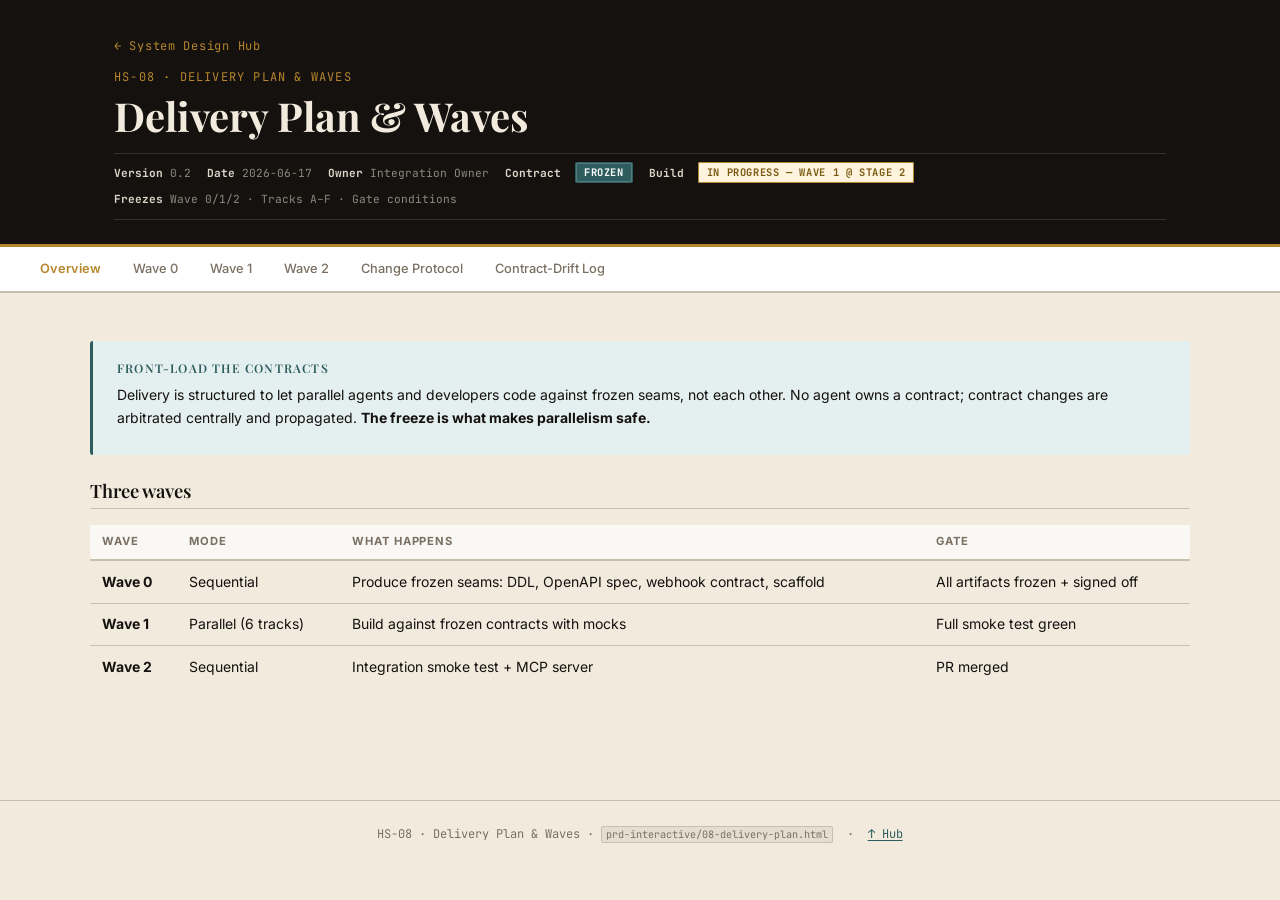
<file: docs/system-design/prd-interactive/08-delivery-plan.html>
<!DOCTYPE html>
<html lang="en">
<head>
  <meta charset="UTF-8">
  <meta name="viewport" content="width=device-width, initial-scale=1.0">
  <title>HS-08 Delivery Plan &amp; Waves — Hospitality Ops Platform</title>
  <link rel="preconnect" href="https://fonts.googleapis.com">
  <link rel="preconnect" href="https://fonts.gstatic.com" crossorigin>
  <link href="https://fonts.googleapis.com/css2?family=Playfair+Display:wght@600;700&family=Inter:wght@400;500;600&family=JetBrains+Mono:wght@400;600;700&display=swap" rel="stylesheet">
  <link rel="stylesheet" href="../assets/styles.css">
</head>
<body>

<header class="prd-header">
  <div class="container">
    <a href="../index.html" class="back-link">← System Design Hub</a>
    <div class="prd-id">HS-08 · Delivery Plan &amp; Waves</div>
    <h1>Delivery Plan &amp; Waves</h1>
    <div class="prd-folio-line">
      <span class="folio-field"><strong>Version</strong> 0.2</span>
      <span class="folio-field"><strong>Date</strong> 2026-06-17</span>
      <span class="folio-field"><strong>Owner</strong> Integration Owner</span>
      <span class="folio-field">
        <strong>Contract</strong>&nbsp;
        <span class="badge badge-frozen">Frozen</span>
      </span>
      <span class="folio-field">
        <strong>Build</strong>&nbsp;
        <span class="badge badge-in-progress">In Progress — Wave 1 @ Stage 2</span>
      </span>
      <span class="folio-field"><strong>Freezes</strong> Wave 0/1/2 · Tracks A–F · Gate conditions</span>
    </div>
  </div>
</header>

<nav class="tab-bar" aria-label="PRD sections">
  <a href="#overview" class="active" onclick="switchTab(event,'overview')">Overview</a>
  <a href="#wave0" onclick="switchTab(event,'wave0')">Wave 0</a>
  <a href="#wave1" onclick="switchTab(event,'wave1')">Wave 1</a>
  <a href="#wave2" onclick="switchTab(event,'wave2')">Wave 2</a>
  <a href="#protocol" onclick="switchTab(event,'protocol')">Change Protocol</a>
  <a href="#drift-log" onclick="switchTab(event,'drift-log')">Contract-Drift Log</a>
</nav>

<!-- Overview -->
<section class="tab-panel active main-content" id="panel-overview">
  <div class="card card-teal" style="margin-bottom:1.5rem;">
    <h4>Front-load the contracts</h4>
    <p>
      Delivery is structured to let parallel agents and developers code against frozen seams,
      not each other. No agent owns a contract; contract changes are arbitrated centrally
      and propagated. <strong>The freeze is what makes parallelism safe.</strong>
    </p>
  </div>

  <div class="content-block">
    <h2>Three waves</h2>
    <table class="data-table">
      <thead>
        <tr><th>Wave</th><th>Mode</th><th>What happens</th><th>Gate</th></tr>
      </thead>
      <tbody>
        <tr>
          <td><strong>Wave 0</strong></td>
          <td>Sequential</td>
          <td>Produce frozen seams: DDL, OpenAPI spec, webhook contract, scaffold</td>
          <td>All artifacts frozen + signed off</td>
        </tr>
        <tr>
          <td><strong>Wave 1</strong></td>
          <td>Parallel (6 tracks)</td>
          <td>Build against frozen contracts with mocks</td>
          <td>Full smoke test green</td>
        </tr>
        <tr>
          <td><strong>Wave 2</strong></td>
          <td>Sequential</td>
          <td>Integration smoke test + MCP server</td>
          <td>PR merged</td>
        </tr>
      </tbody>
    </table>
  </div>
</section>

<!-- Wave 0 -->
<section class="tab-panel main-content" id="panel-wave0">
  <div class="content-block">
    <h2>Wave 0 — Foundation (Sequential · FREEZE before proceeding)</h2>
    <div class="card card-oxblood" style="margin-bottom:1rem;">
      <h4>The gate</h4>
      <p>Wave 0 is complete — and Wave 1 may begin — only when <strong>all</strong> gate items are ticked.</p>
    </div>

    <table class="data-table">
      <thead>
        <tr><th>Artifact</th><th>What it freezes</th><th>Status</th></tr>
      </thead>
      <tbody>
        <tr>
          <td><code>WAVE0_00_OVERVIEW.md</code></td>
          <td>How to use the set; freeze rule; change protocol</td>
          <td><span class="badge badge-frozen">Frozen</span></td>
        </tr>
        <tr>
          <td><code>WAVE0_01_SCHEMA.sql</code></td>
          <td>Postgres DDL — all tables, types, constraints, indexes; enum/glossary</td>
          <td><span class="badge badge-frozen">Frozen</span></td>
        </tr>
        <tr>
          <td><code>WAVE0_02_OPENAPI.yaml</code></td>
          <td><code>core-api</code> HTTP contract — every read/write endpoint, DTOs, error envelope</td>
          <td><span class="badge badge-frozen">Frozen</span></td>
        </tr>
        <tr>
          <td><code>WAVE0_03_WEBHOOK_PSP_CONTRACT.md</code></td>
          <td><code>payments-sim</code> event vocabulary, payloads, idempotency; consumer rules</td>
          <td><span class="badge badge-frozen">Frozen</span></td>
        </tr>
        <tr>
          <td><code>WAVE0_04_SCAFFOLD.md</code></td>
          <td>Repo layout, docker-compose, health checks, run instructions</td>
          <td><span class="badge badge-frozen">Frozen</span></td>
        </tr>
      </tbody>
    </table>

    <h3>Gate conditions</h3>
    <div class="step-flow">
      <div class="step">
        <div class="step-num">1</div>
        <div class="step-body"><p><code>WAVE0_01_SCHEMA.sql</code> applies cleanly to a fresh Postgres and is signed off.</p></div>
      </div>
      <div class="step">
        <div class="step-num">2</div>
        <div class="step-body"><p><code>WAVE0_02_OPENAPI.yaml</code> validates and covers every read + write in the capability surface.</p></div>
      </div>
      <div class="step">
        <div class="step-num">3</div>
        <div class="step-body"><p><code>WAVE0_03_WEBHOOK_PSP_CONTRACT.md</code> fully specifies every PSP event + consumer rules.</p></div>
      </div>
      <div class="step">
        <div class="step-num">4</div>
        <div class="step-body"><p><code>WAVE0_04_SCAFFOLD.md</code> brings up all services via docker-compose with green health checks.</p></div>
      </div>
      <div class="step">
        <div class="step-num">5</div>
        <div class="step-body"><p>Enums/glossary in <code>WAVE0_01</code> are the sole source of allowed values — nothing contradicts them.</p></div>
      </div>
    </div>
  </div>
</section>

<!-- Wave 1 -->
<section class="tab-panel main-content" id="panel-wave1">
  <div class="content-block">
    <h2>Wave 1 — Parallel Build</h2>
    <p style="font-size:0.875rem;margin-bottom:1rem;">
      Six tracks run flat out once Wave 0 is frozen. Track A publishes domain interfaces on
      day one; B–F then run against those interfaces and the frozen Wave 0 contracts.
      One <strong>integration owner</strong> holds <code>docker-compose</code> and the smoke test throughout.
    </p>
    <table class="data-table">
      <thead>
        <tr><th>Track</th><th>Scope</th><th>Key contracts consumed</th></tr>
      </thead>
      <tbody>
        <tr>
          <td><strong>A</strong></td>
          <td>Core domain + persistence. Publishes domain interfaces day one.</td>
          <td><code>WAVE0_01_SCHEMA.sql</code>, <code>WAVE0_02_OPENAPI.yaml</code></td>
        </tr>
        <tr>
          <td><strong>B</strong></td>
          <td>Vertical strategies: Rooms, Spa, F&amp;B, Events.</td>
          <td>Track A domain interfaces, HS-02</td>
        </tr>
        <tr>
          <td><strong>C</strong></td>
          <td>Ledger / finance. Consumes booking events via outbox.</td>
          <td>Track A domain interfaces, HS-03</td>
        </tr>
        <tr>
          <td><strong>D</strong></td>
          <td>Payment orchestration in <code>core-api</code> (links, webhooks, idempotency).</td>
          <td><code>WAVE0_02_OPENAPI.yaml</code>, <code>WAVE0_03_WEBHOOK_PSP_CONTRACT.md</code>, HS-04</td>
        </tr>
        <tr>
          <td><strong>E</strong></td>
          <td><code>payments-sim</code> + <code>pay-web</code>.</td>
          <td><code>WAVE0_03_WEBHOOK_PSP_CONTRACT.md</code>, HS-04</td>
        </tr>
        <tr>
          <td><strong>F</strong></td>
          <td><code>ops-web</code> — complete console, built against the OpenAPI mock.</td>
          <td><code>WAVE0_02_OPENAPI.yaml</code>, HS-05</td>
        </tr>
      </tbody>
    </table>
    <div class="card card-brass" style="margin-top:1rem;">
      <h4>Integration owner</h4>
      <p>
        The integration owner holds <code>docker-compose</code> and the end-to-end smoke test
        throughout Wave 1. They are the first to know when tracks diverge.
      </p>
    </div>

    <div class="card card-oxblood" style="margin-top:1rem;">
      <h4>Plan-of-record vs. actual execution</h4>
      <p>
        The Tracks A–F table above is the <em>original plan</em> and is retained as such. In
        practice, execution was sequenced as a linear Stage march (Stages 1..8) rather than
        flat-parallel tracks. The Stage reality is below.
      </p>
    </div>

    <h2 style="margin-top:1.5rem;">Wave 1 delivery — Stage reality</h2>
    <p style="font-size:0.875rem;margin-bottom:1rem;">
      Wave 1 (build the body) is delivered as a linear Stage march, not flat-parallel
      Tracks A–F. The single authoritative status source remains the Freeze Ledger
      (<code>WAVE0_00_OVERVIEW.md §1b</code>); this is a reading aid, not a competing status.
    </p>
    <table class="data-table">
      <thead>
        <tr><th>Stage</th><th>Scope</th><th>Status</th></tr>
      </thead>
      <tbody>
        <tr>
          <td><strong>Stage 1</strong></td>
          <td>Book a room (no payments).</td>
          <td><span class="badge badge-implemented">Merged</span></td>
        </tr>
        <tr>
          <td><strong>Stage 2</strong></td>
          <td>Get paid: payment links, async webhook-driven capture/cancel/refund, ledger posts on capture, scoped cross-vertical allocation (WHK-016), SPA vertical + availability.</td>
          <td><span class="badge badge-implemented">Closed · tagged <code>stage-2</code></span></td>
        </tr>
        <tr>
          <td><strong>Stages 3–8</strong></td>
          <td>Remaining body work — further verticals, cross-vertical depth, operational reads, F&amp;B + Events.</td>
          <td><span class="badge badge-not-started">Not Started</span></td>
        </tr>
      </tbody>
    </table>
    <p style="font-size:0.875rem;margin-top:0.75rem;">
      <strong>Wave 2 (MCP)</strong> is unchanged and still future.
    </p>
  </div>
</section>

<!-- Wave 2 -->
<section class="tab-panel main-content" id="panel-wave2">
  <div class="content-block">
    <h2>Wave 2 — Integration &amp; MCP</h2>
    <div class="step-flow">
      <div class="step">
        <div class="step-num">1</div>
        <div class="step-body">
          <p><strong>Full smoke test.</strong> Create customer → search → cross-vertical folio →
          confirm (in <code>ops-web</code> tray or agent chat) → pay → see postings.</p>
        </div>
      </div>
      <div class="step">
        <div class="step-num">2</div>
        <div class="step-body">
          <p><strong>MCP server.</strong> Built as the last, lightest piece once smoke test is green.
          Thin tool-wrapper over <code>core-api</code> endpoints. See <a href="07-mcp-layer.html">HS-07</a>.</p>
        </div>
      </div>
    </div>
  </div>
</section>

<!-- Change Protocol -->
<section class="tab-panel main-content" id="panel-protocol">
  <div class="content-block">
    <h2>Contract-change protocol</h2>
    <div class="card card-oxblood" style="margin-bottom:1rem;">
      <h4>Never modify a contract to unblock yourself — flag it.</h4>
      <p>
        One rule prevents ~90% of parallel-agent chaos.
      </p>
    </div>

    <div class="step-flow">
      <div class="step">
        <div class="step-num">1</div>
        <div class="step-body">
          <p><strong>Flag, don't fix.</strong> The agent/developer that hits a problem files a
          flagged question to the central arbiter — describing the problem and the proposed change.
          Does <strong>not</strong> edit the contract or route around it locally.</p>
        </div>
      </div>
      <div class="step">
        <div class="step-num">2</div>
        <div class="step-body">
          <p><strong>Arbitrate centrally.</strong> The arbiter decides, edits the contract once,
          bumps the version note, and records the change in the file's changelog section.</p>
        </div>
      </div>
      <div class="step">
        <div class="step-num">3</div>
        <div class="step-body">
          <p><strong>Propagate.</strong> The arbiter notifies every package whose brief references the
          changed slice. Affected agents re-sync to the new contract.</p>
        </div>
      </div>
    </div>
  </div>

  <div class="content-block">
    <h2>Requirement ID prefixes</h2>
    <table class="data-table">
      <thead><tr><th>Prefix</th><th>Domain</th><th>Lives in</th></tr></thead>
      <tbody>
        <tr><td><code>ENM-</code></td><td>Enums / glossary / controlled vocabularies</td><td><code>WAVE0_01_SCHEMA.sql</code></td></tr>
        <tr><td><code>SCH-</code></td><td>Tables, columns, constraints, indexes, invariants</td><td><code>WAVE0_01_SCHEMA.sql</code></td></tr>
        <tr><td><code>API-</code></td><td>Endpoints, DTOs, error envelope, auth gate</td><td><code>WAVE0_02_OPENAPI.yaml</code></td></tr>
        <tr><td><code>WHK-</code></td><td>PSP events, payloads, idempotency, consumer rules</td><td><code>WAVE0_03_WEBHOOK_PSP_CONTRACT.md</code></td></tr>
        <tr><td><code>SCF-</code></td><td>Repo layout, compose, health checks, run steps</td><td><code>WAVE0_04_SCAFFOLD.md</code></td></tr>
      </tbody>
    </table>
  </div>
</section>

<!-- Drift Log -->
<section class="tab-panel main-content" id="panel-drift-log">
  <div class="card card-oxblood" style="margin-bottom:1.5rem;">
    <h4>Standing rule</h4>
    <p>
      Frozen contracts may not drift silently. Any deviation a builder must make is recorded
      here with date, the clause affected, what changed, and why. Until a row is arbitrated
      and the contract re-frozen, <strong>the code is the source of truth for that clause.</strong>
    </p>
  </div>
  <div class="drift-log">
    <div class="drift-log-header">Contract-Drift Log — HS-08</div>
    <table class="data-table">
      <thead>
        <tr><th>Date</th><th>Clause</th><th>Change</th><th>Reason</th><th>Arbitrated</th></tr>
      </thead>
      <tbody>
        <tr>
          <td>2026-06-17</td>
          <td>HS-08 Wave 0 table — <code>WAVE0_03</code> status</td>
          <td>Deferred → Frozen</td>
          <td>Doc was stale; <code>WAVE0_03</code> is FROZEN and fully implemented (the money loop) per <code>WAVE0_00 §1b</code>. Docs conform to the ledger, not vice-versa.</td>
          <td>Yes</td>
        </tr>
      </tbody>
    </table>
  </div>
</section>

<footer class="site-footer">
  HS-08 · Delivery Plan &amp; Waves · <span class="ref">prd-interactive/08-delivery-plan.html</span>
  &nbsp;·&nbsp; <a href="../index.html">↑ Hub</a>
</footer>

<script>
  function switchTab(e, id) {
    e.preventDefault();
    document.querySelectorAll('.tab-bar a').forEach(a => a.classList.remove('active'));
    document.querySelectorAll('.tab-panel').forEach(p => p.classList.remove('active'));
    e.currentTarget.classList.add('active');
    document.getElementById('panel-' + id).classList.add('active');
    window.scrollTo({ top: 0, behavior: 'auto' });
  }
</script>
</body>
</html>
</file>
<file: docs/system-design/assets/styles.css>
/* ============================================================
   Hospitality Operations Platform — Design System
   Folio / Ledger identity: ink, parchment, brass, teal, oxblood
   ============================================================ */

/* ---------- Tokens ---------- */
:root {
  --ink:       #14110E;
  --parchment: #F2EBDD;
  --brass:     #B6862C;
  --teal:      #2D5D5E;
  --oxblood:   #8C3A2B;
  --teal-light:   #e4efef;
  --oxblood-light: #f5e6e3;
  --brass-light:   #fdf3de;
  --mid-tone:  #7a6f62;
  --rule:      #c8bfae;

  --font-display: 'Playfair Display', 'Libre Caslon Text', Georgia, serif;
  --font-body:    'Inter', system-ui, sans-serif;
  --font-mono:    'JetBrains Mono', 'Fira Code', 'Courier New', monospace;

  --radius: 3px;
  --shadow-card: 0 1px 3px rgba(20,17,14,0.10), 0 1px 1px rgba(20,17,14,0.06);
}

/* ---------- Reset / Base ---------- */
*, *::before, *::after { box-sizing: border-box; margin: 0; padding: 0; }

html {
  font-size: 16px;
  scroll-behavior: smooth;
}

@media (prefers-reduced-motion: reduce) {
  html { scroll-behavior: auto; }
  *, *::before, *::after { animation-duration: 0.01ms !important; transition-duration: 0.01ms !important; }
}

body {
  background: var(--parchment);
  color: var(--ink);
  font-family: var(--font-body);
  line-height: 1.6;
  min-height: 100vh;
}

/* ---------- Typography ---------- */
h1, h2, h3, h4 {
  font-family: var(--font-display);
  line-height: 1.25;
  color: var(--ink);
}

h1 { font-size: clamp(1.75rem, 4vw, 2.5rem); font-weight: 700; }
h2 { font-size: clamp(1.25rem, 2.5vw, 1.75rem); font-weight: 600; }
h3 { font-size: 1.15rem; font-weight: 600; }
h4 { font-size: 1rem; font-weight: 600; }

p { margin-bottom: 0.75rem; }
p:last-child { margin-bottom: 0; }

a { color: var(--teal); text-decoration: underline; text-underline-offset: 2px; }
a:hover { color: var(--brass); }
a:focus-visible {
  outline: 2px solid var(--brass);
  outline-offset: 2px;
  border-radius: var(--radius);
}

code, kbd, .ref {
  font-family: var(--font-mono);
  font-size: 0.85em;
  background: rgba(20,17,14,0.06);
  padding: 0.1em 0.35em;
  border-radius: 2px;
  border: 1px solid var(--rule);
}

pre {
  font-family: var(--font-mono);
  font-size: 0.875rem;
  background: var(--ink);
  color: #e8dfc8;
  padding: 1.25rem 1.5rem;
  border-radius: var(--radius);
  overflow-x: auto;
  line-height: 1.55;
  margin: 1rem 0;
}
pre code { background: none; border: none; padding: 0; font-size: inherit; color: inherit; }

/* ---------- Layout ---------- */
.site-header {
  background: var(--ink);
  color: var(--parchment);
  padding: 2rem 1.5rem 1.75rem;
  border-bottom: 3px solid var(--brass);
}

.site-header .wordmark {
  font-family: var(--font-display);
  font-size: clamp(1.4rem, 3vw, 2rem);
  font-weight: 700;
  letter-spacing: 0.01em;
  color: var(--parchment);
}

.site-header .property-code {
  font-family: var(--font-mono);
  font-size: 0.75rem;
  color: var(--brass);
  letter-spacing: 0.1em;
  text-transform: uppercase;
  margin-top: 0.2rem;
}

.site-header .tagline {
  font-size: 0.9rem;
  color: rgba(242,235,221,0.7);
  margin-top: 0.35rem;
  font-style: italic;
}

.container {
  max-width: 1100px;
  margin: 0 auto;
  padding: 0 1.5rem;
}

.main-content {
  padding: 2.5rem 1.5rem;
  max-width: 1100px;
  margin: 0 auto;
}

/* ---------- Stat Strip ---------- */
.stat-strip {
  display: flex;
  flex-wrap: wrap;
  gap: 1rem;
  padding: 1.25rem 1.5rem;
  background: var(--ink);
  border-bottom: 1px solid rgba(182,134,44,0.3);
}

.stat-item {
  text-align: center;
  padding: 0.5rem 1.25rem;
  border-right: 1px solid rgba(242,235,221,0.15);
}
.stat-item:last-child { border-right: none; }

.stat-number {
  font-family: var(--font-display);
  font-size: 1.75rem;
  font-weight: 700;
  color: var(--brass);
  line-height: 1;
}

.stat-label {
  font-size: 0.7rem;
  color: rgba(242,235,221,0.6);
  text-transform: uppercase;
  letter-spacing: 0.08em;
  margin-top: 0.2rem;
}

/* ---------- Section headings ---------- */
.section-rule {
  display: flex;
  align-items: center;
  gap: 0.75rem;
  margin: 2rem 0 1.25rem;
}

.section-rule h2 {
  font-size: 0.8rem;
  font-family: var(--font-body);
  font-weight: 600;
  text-transform: uppercase;
  letter-spacing: 0.12em;
  color: var(--mid-tone);
  white-space: nowrap;
}

.section-rule::before,
.section-rule::after {
  content: '';
  flex: 1;
  height: 1px;
  background: var(--rule);
}
.section-rule::before { flex: 0 0 0; }

/* ---------- How-to-read callout ---------- */
.how-to-read {
  background: var(--brass-light);
  border-left: 3px solid var(--brass);
  border-radius: var(--radius);
  padding: 1.25rem 1.5rem;
  margin-bottom: 2rem;
}

.how-to-read h3 {
  font-size: 0.8rem;
  text-transform: uppercase;
  letter-spacing: 0.1em;
  color: var(--brass);
  margin-bottom: 0.5rem;
}

.how-to-read p {
  font-size: 0.875rem;
  color: var(--ink);
}

/* ---------- PRD Folio Card (hub) ---------- */
.prd-register {
  display: flex;
  flex-direction: column;
  gap: 0;
  border: 1px solid var(--rule);
  border-radius: var(--radius);
  overflow: hidden;
  background: white;
}

.folio-row {
  display: grid;
  grid-template-columns: auto 1fr auto;
  align-items: start;
  gap: 1rem 1.5rem;
  padding: 1rem 1.25rem;
  border-bottom: 1px solid var(--rule);
  background: white;
  transition: background 0.15s ease;
}

.folio-row:last-child { border-bottom: none; }
.folio-row:hover { background: #faf8f4; }

.folio-id {
  font-family: var(--font-mono);
  font-size: 0.75rem;
  font-weight: 600;
  color: var(--mid-tone);
  padding-top: 0.15rem;
  white-space: nowrap;
}

.folio-body {}

.folio-title {
  font-family: var(--font-display);
  font-size: 1rem;
  font-weight: 600;
  color: var(--ink);
  margin-bottom: 0.2rem;
}

.folio-summary {
  font-size: 0.825rem;
  color: var(--mid-tone);
  margin: 0;
}

.folio-meta {
  display: flex;
  flex-direction: column;
  align-items: flex-end;
  gap: 0.4rem;
}

.folio-links {
  display: flex;
  gap: 0.5rem;
  margin-top: 0.25rem;
  flex-wrap: wrap;
}

.folio-links a {
  font-size: 0.75rem;
  color: var(--teal);
  text-decoration: none;
  border: 1px solid var(--teal);
  padding: 0.15rem 0.5rem;
  border-radius: 2px;
  font-family: var(--font-mono);
  white-space: nowrap;
  transition: background 0.12s, color 0.12s;
}

.folio-links a:hover {
  background: var(--teal);
  color: white;
}

.folio-links a:focus-visible {
  outline: 2px solid var(--brass);
  outline-offset: 2px;
}

/* ---------- Status Badges (the folio stamp) ---------- */
.stamp-row {
  display: flex;
  gap: 0.4rem;
  align-items: center;
  flex-wrap: wrap;
}

.badge {
  font-family: var(--font-mono);
  font-size: 0.65rem;
  font-weight: 700;
  letter-spacing: 0.06em;
  text-transform: uppercase;
  padding: 0.15rem 0.5rem;
  border-radius: 2px;
  white-space: nowrap;
}

.badge-contract { }

.badge-frozen {
  background: var(--teal);
  color: white;
  border: 1px solid var(--teal);
  /* inked seal look */
  box-shadow: inset 0 0 0 1px rgba(255,255,255,0.2);
}

.badge-draft {
  background: var(--oxblood-light);
  color: var(--oxblood);
  border: 1px solid var(--oxblood);
}

.badge-implemented {
  background: var(--teal);
  color: white;
  border: 1px solid var(--teal);
}

.badge-in-progress {
  background: var(--brass-light);
  color: #7a5a10;
  border: 1px solid var(--brass);
}

.badge-not-started {
  background: rgba(20,17,14,0.06);
  color: var(--mid-tone);
  border: 1px solid var(--rule);
}

.badge-deferred {
  background: rgba(20,17,14,0.04);
  color: var(--mid-tone);
  border: 1px solid var(--rule);
  font-style: italic;
}

.badge-partial {
  background: var(--brass-light);
  color: #7a5a10;
  border: 1px solid var(--brass);
}

.badge-label {
  font-size: 0.6rem;
  color: var(--mid-tone);
  font-family: var(--font-mono);
  text-transform: uppercase;
  letter-spacing: 0.06em;
}

/* ---------- PRD Page: Header ---------- */
.prd-header {
  background: var(--ink);
  color: var(--parchment);
  padding: 2rem 1.5rem 1.5rem;
  border-bottom: 3px solid var(--brass);
}

.prd-header .back-link {
  font-family: var(--font-mono);
  font-size: 0.75rem;
  color: var(--brass);
  text-decoration: none;
  letter-spacing: 0.06em;
  display: inline-block;
  margin-bottom: 0.75rem;
}

.prd-header .back-link:hover { color: var(--parchment); }

.prd-header .prd-id {
  font-family: var(--font-mono);
  font-size: 0.75rem;
  color: var(--brass);
  letter-spacing: 0.1em;
  text-transform: uppercase;
  margin-bottom: 0.25rem;
}

.prd-header h1 {
  color: var(--parchment);
  margin-bottom: 0.75rem;
}

/* Folio register line inside PRD header */
.prd-folio-line {
  display: flex;
  flex-wrap: wrap;
  align-items: center;
  gap: 0.5rem 1rem;
  padding: 0.65rem 0;
  border-top: 1px solid rgba(242,235,221,0.15);
  border-bottom: 1px solid rgba(242,235,221,0.15);
  margin-top: 0.75rem;
}

.prd-folio-line .folio-field {
  font-family: var(--font-mono);
  font-size: 0.7rem;
  color: rgba(242,235,221,0.55);
}

.prd-folio-line .folio-field strong {
  color: rgba(242,235,221,0.9);
}

/* ---------- Nav Tabs ---------- */
.tab-bar {
  background: white;
  border-bottom: 2px solid var(--rule);
  padding: 0 1.5rem;
  display: flex;
  gap: 0;
  overflow-x: auto;
  -webkit-overflow-scrolling: touch;
}

.tab-bar a {
  font-size: 0.8rem;
  font-weight: 500;
  color: var(--mid-tone);
  text-decoration: none;
  padding: 0.75rem 1rem;
  border-bottom: 2px solid transparent;
  white-space: nowrap;
  transition: color 0.12s, border-color 0.12s;
  margin-bottom: -2px;
}

.tab-bar a:hover { color: var(--ink); border-bottom-color: var(--rule); }
.tab-bar a.active { color: var(--brass); border-bottom-color: var(--brass); font-weight: 600; }

.tab-bar a:focus-visible {
  outline: 2px solid var(--brass);
  outline-offset: -2px;
}

/* ---------- Tab Panels ---------- */
.tab-panel { display: none; padding: 2rem 0; }
.tab-panel.active { display: block; }

/* ---------- Content blocks ---------- */
.content-block {
  margin-bottom: 2rem;
}

.content-block h2 {
  font-size: 1.15rem;
  border-bottom: 1px solid var(--rule);
  padding-bottom: 0.4rem;
  margin-bottom: 1rem;
}

.content-block h3 {
  font-size: 0.9rem;
  text-transform: uppercase;
  letter-spacing: 0.08em;
  color: var(--mid-tone);
  margin-bottom: 0.6rem;
  margin-top: 1.25rem;
}

/* ---------- Tables ---------- */
.data-table {
  width: 100%;
  border-collapse: collapse;
  font-size: 0.875rem;
  margin: 1rem 0;
}

.data-table th {
  font-family: var(--font-body);
  font-size: 0.7rem;
  text-transform: uppercase;
  letter-spacing: 0.08em;
  color: var(--mid-tone);
  border-bottom: 2px solid var(--rule);
  padding: 0.5rem 0.75rem;
  text-align: left;
  background: #faf8f4;
}

.data-table td {
  padding: 0.6rem 0.75rem;
  border-bottom: 1px solid var(--rule);
  vertical-align: top;
}

.data-table tr:last-child td { border-bottom: none; }
.data-table tr:hover td { background: #faf8f4; }

/* ---------- Info / Warning / Scope cards ---------- */
.card {
  border-radius: var(--radius);
  padding: 1.25rem 1.5rem;
  margin: 1rem 0;
  border-left: 3px solid;
}

.card-teal {
  background: var(--teal-light);
  border-color: var(--teal);
}

.card-brass {
  background: var(--brass-light);
  border-color: var(--brass);
}

.card-oxblood {
  background: var(--oxblood-light);
  border-color: var(--oxblood);
}

.card h4 {
  font-size: 0.75rem;
  text-transform: uppercase;
  letter-spacing: 0.1em;
  margin-bottom: 0.5rem;
}

.card-teal h4  { color: var(--teal); }
.card-brass h4 { color: #7a5a10; }
.card-oxblood h4 { color: var(--oxblood); }

.card ul { padding-left: 1.25rem; font-size: 0.875rem; }
.card li { margin-bottom: 0.25rem; }
.card p  { font-size: 0.875rem; margin-bottom: 0.35rem; }

/* ---------- Step flow ---------- */
.step-flow {
  display: flex;
  flex-direction: column;
  gap: 0;
  margin: 1rem 0;
}

.step {
  display: flex;
  align-items: flex-start;
  gap: 0.75rem;
  padding: 0.75rem 0;
  border-bottom: 1px solid var(--rule);
}
.step:last-child { border-bottom: none; }

.step-num {
  flex-shrink: 0;
  width: 1.5rem;
  height: 1.5rem;
  border-radius: 50%;
  background: var(--brass);
  color: white;
  font-family: var(--font-mono);
  font-size: 0.7rem;
  font-weight: 700;
  display: flex;
  align-items: center;
  justify-content: center;
  margin-top: 0.1rem;
}

.step-body { font-size: 0.875rem; }
.step-body strong { color: var(--ink); }
.step-body p { margin: 0; }

/* ---------- Contract Drift Log ---------- */
.drift-log {
  border: 1px solid var(--rule);
  border-radius: var(--radius);
  overflow: hidden;
}

.drift-log-header {
  background: #faf8f4;
  padding: 0.75rem 1rem;
  border-bottom: 1px solid var(--rule);
  font-size: 0.75rem;
  font-family: var(--font-mono);
  color: var(--mid-tone);
  text-transform: uppercase;
  letter-spacing: 0.08em;
}

.drift-log-empty {
  padding: 1.5rem 1rem;
  font-size: 0.875rem;
  color: var(--mid-tone);
  font-style: italic;
  text-align: center;
}

.drift-rule {
  background: var(--oxblood-light);
  border-top: 1px solid rgba(140,58,43,0.2);
  padding: 0.75rem 1rem;
  font-size: 0.8rem;
  color: var(--oxblood);
}

/* ---------- Scope tag list ---------- */
.scope-list {
  display: flex;
  flex-wrap: wrap;
  gap: 0.35rem;
  margin: 0.5rem 0;
}

.scope-tag {
  font-family: var(--font-mono);
  font-size: 0.7rem;
  padding: 0.15rem 0.5rem;
  border-radius: 2px;
  background: rgba(20,17,14,0.05);
  border: 1px solid var(--rule);
  color: var(--mid-tone);
}

.scope-tag.in { background: var(--teal-light); border-color: var(--teal); color: var(--teal); }
.scope-tag.out { background: var(--oxblood-light); border-color: var(--oxblood); color: var(--oxblood); text-decoration: line-through; }

/* ---------- Definition list ---------- */
.def-list {
  font-size: 0.875rem;
}

.def-list dt {
  font-family: var(--font-mono);
  font-size: 0.8rem;
  font-weight: 600;
  color: var(--ink);
  padding-top: 0.75rem;
  border-top: 1px solid var(--rule);
}
.def-list dt:first-child { border-top: none; padding-top: 0; }

.def-list dd {
  color: var(--mid-tone);
  margin-left: 0;
  padding: 0.2rem 0 0.75rem 1rem;
}

/* ---------- Site footer ---------- */
.site-footer {
  margin-top: 3rem;
  padding: 1.5rem;
  border-top: 1px solid var(--rule);
  text-align: center;
  font-size: 0.75rem;
  color: var(--mid-tone);
  font-family: var(--font-mono);
}

/* ---------- Responsive ---------- */
@media (max-width: 680px) {
  .folio-row {
    grid-template-columns: 1fr;
    gap: 0.5rem;
  }

  .folio-meta {
    flex-direction: row;
    align-items: center;
    justify-content: space-between;
  }

  .stat-strip {
    justify-content: center;
  }

  .stat-item {
    border-right: none;
    padding: 0.5rem 0.75rem;
  }

  .tab-bar { padding: 0 0.75rem; }

  .main-content { padding: 1.5rem 1rem; }
}
</file>
